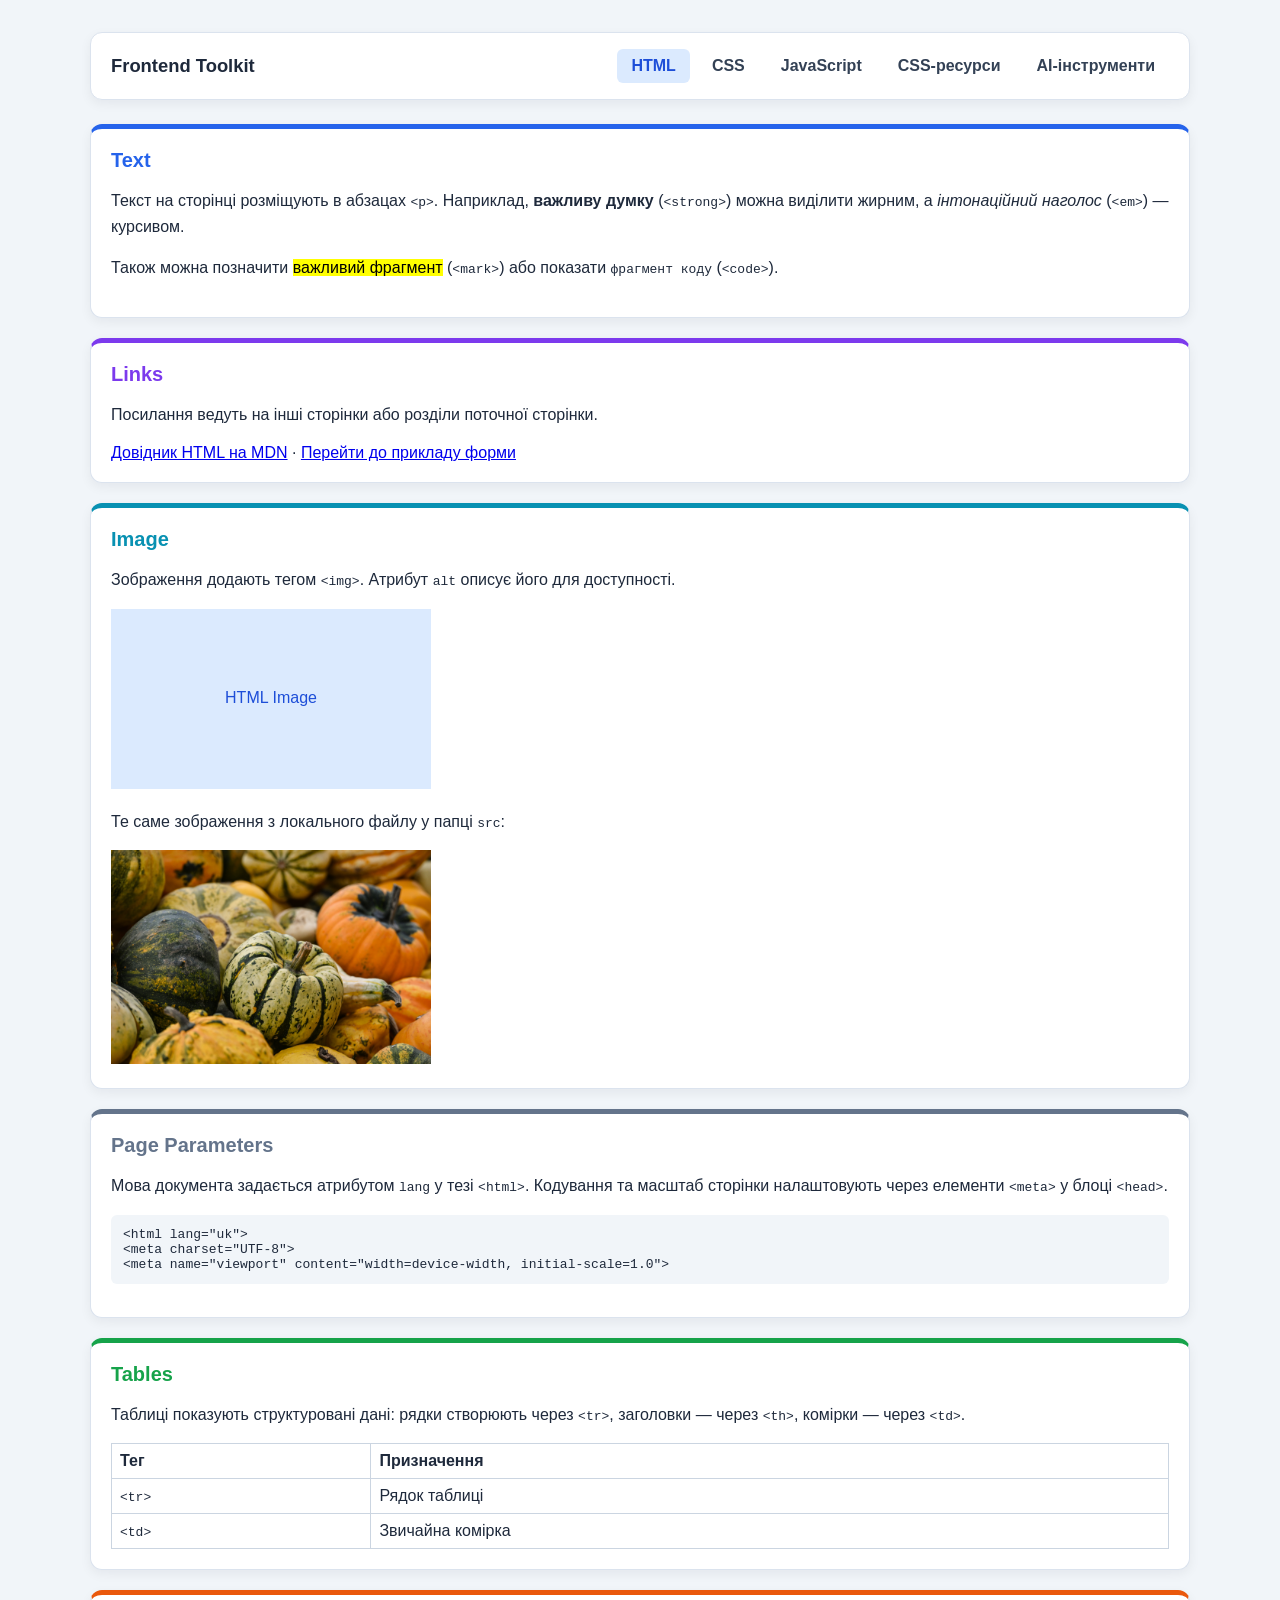
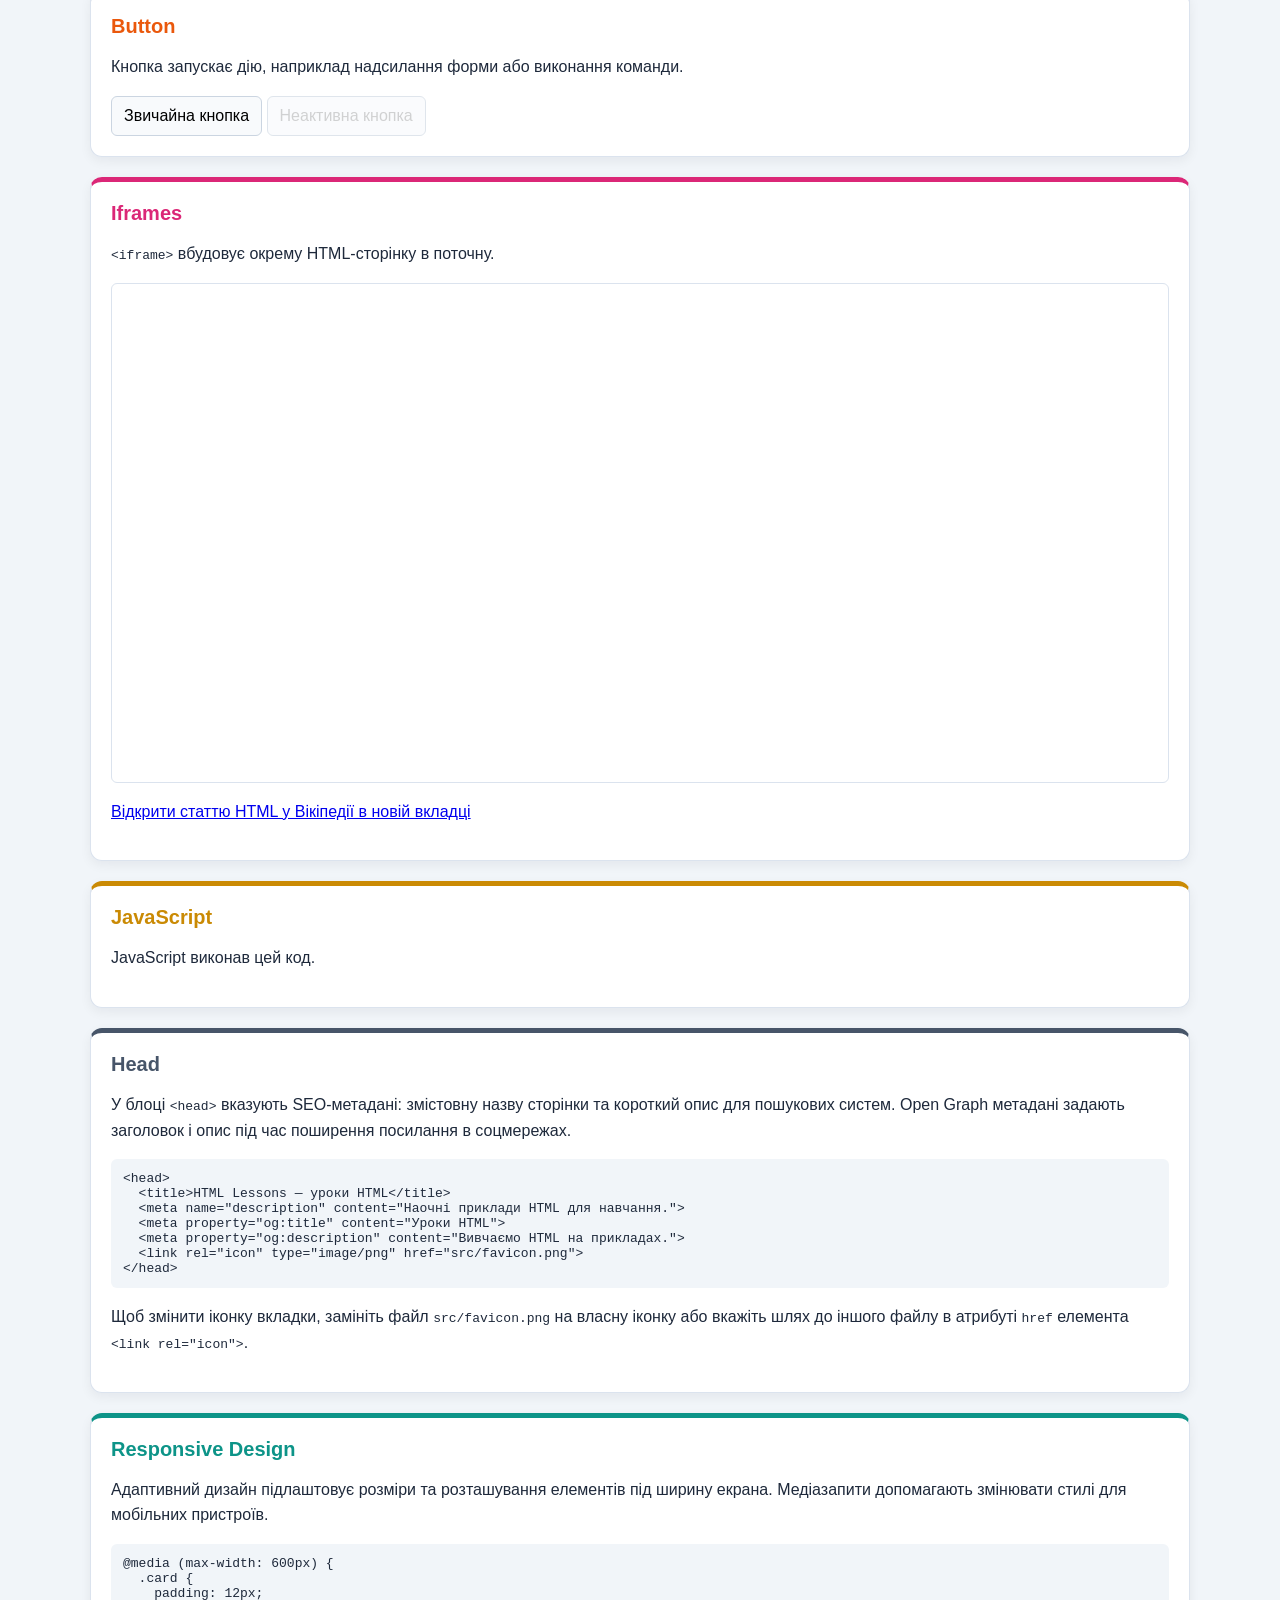
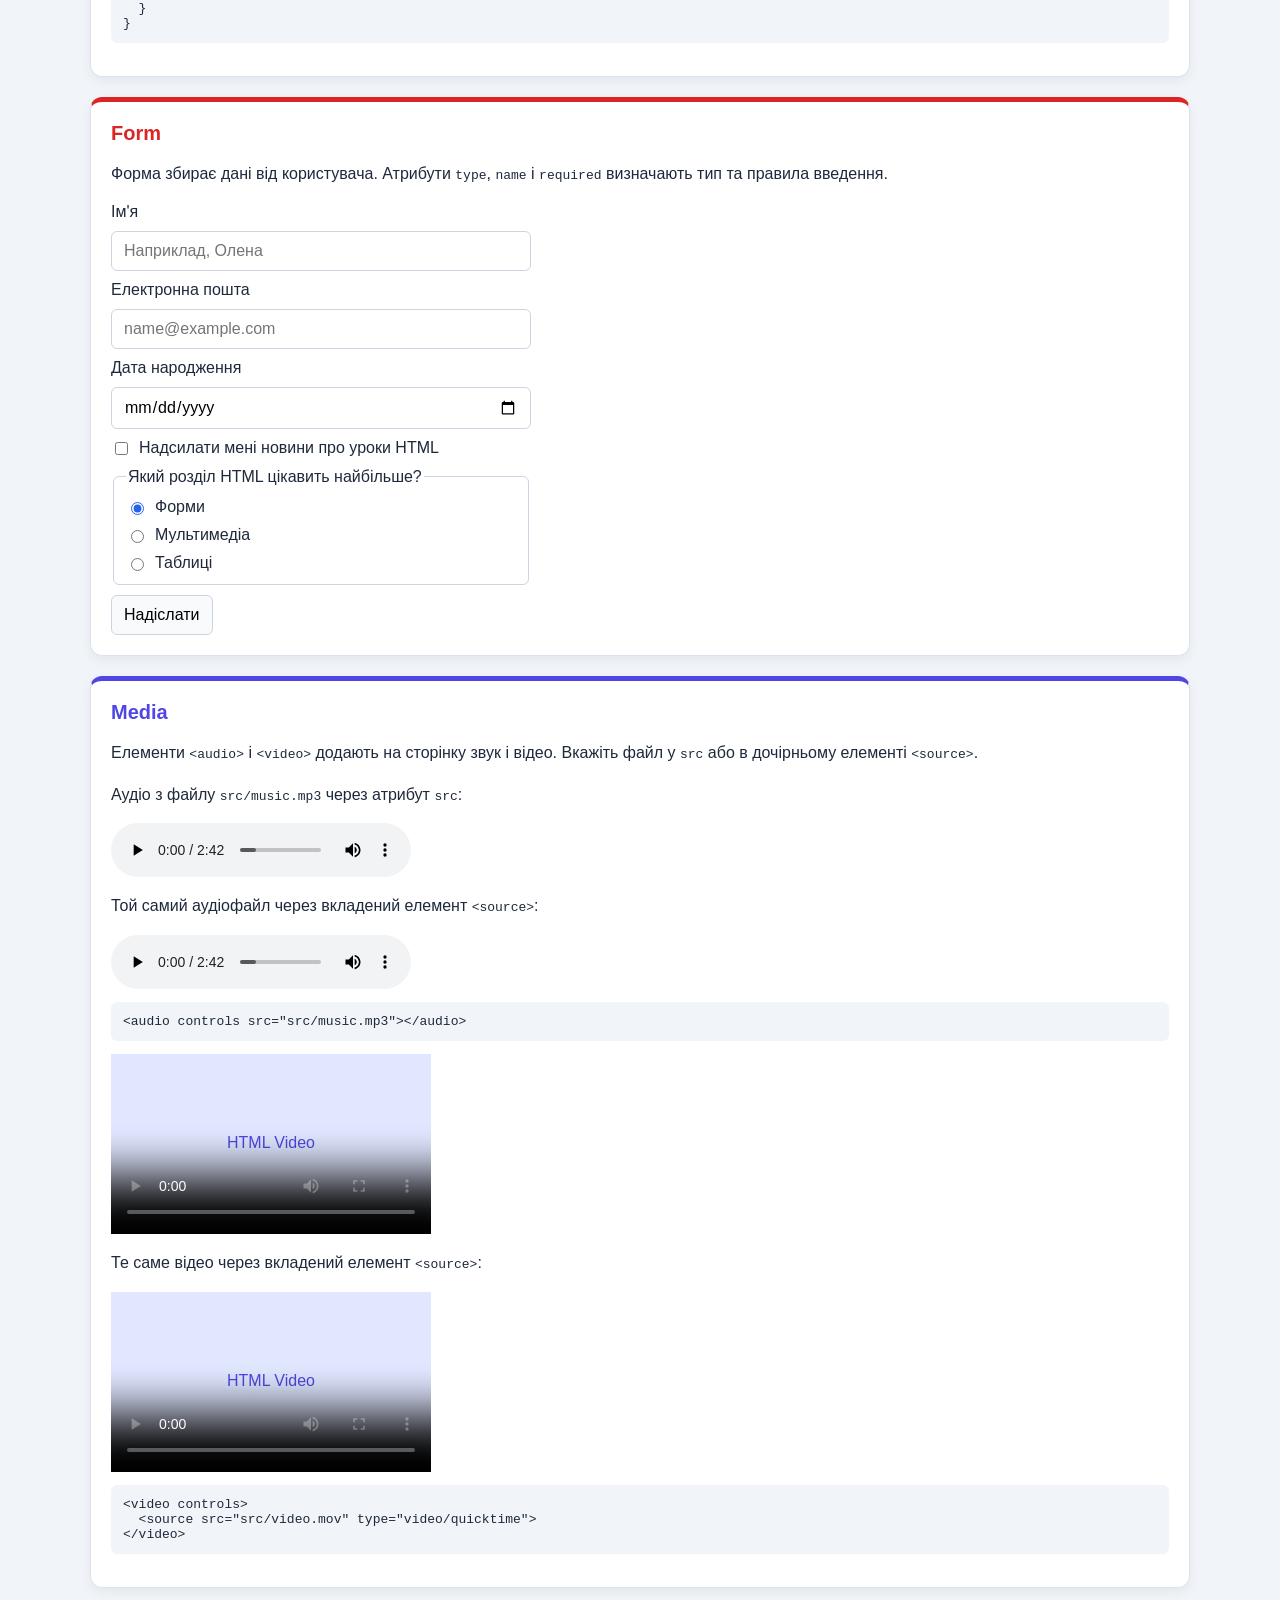
<file: index.html>
<!doctype html>
<html lang="uk">
  <head>
    <meta charset="UTF-8" />
    <meta name="viewport" content="width=device-width, initial-scale=1.0" />
    <title>HTML Lessons — Інтерактивні уроки HTML</title>
    <meta
      name="description"
      content="Навчальні приклади HTML: текст, посилання, зображення, таблиці, форми та мультимедіа."
    />
    <meta property="og:title" content="HTML Lessons — уроки HTML" />
    <meta
      property="og:description"
      content="Наочні приклади HTML-елементів для навчання."
    />
    <meta property="og:type" content="website" />
    <link rel="icon" type="image/png" href="src/favicon.png" />
    <link rel="stylesheet" href="base.css" />
    <link rel="stylesheet" href="html.css" />
  </head>
  <body>
    <div class="container">
      <header class="site-header">
        <a class="site-brand" href="index.html">Frontend Toolkit</a>
        <nav class="site-nav" aria-label="Головна навігація">
          <a href="index.html" aria-current="page">HTML</a>
          <a href="css.html">CSS</a>
          <a href="js.html">JavaScript</a>
          <a href="resources.html">CSS-ресурси</a>
          <a href="ai-tools.html">AI-інструменти</a>
        </nav>
      </header>
      <main class="lessons">
        <div class="lesson-text">
          <h2>Text</h2>
          <p>
            Текст на сторінці розміщують в абзацах
            <code>&lt;p&gt;</code>. Наприклад,
            <strong>важливу думку</strong> (<code>&lt;strong&gt;</code>) можна
            виділити жирним, а
            <em>інтонаційний наголос</em> (<code>&lt;em&gt;</code>) — курсивом.
          </p>
          <p>
            Також можна позначити <mark>важливий фрагмент</mark>
            (<code>&lt;mark&gt;</code>) або показати
            <code>фрагмент коду</code> (<code>&lt;code&gt;</code>).
          </p>
        </div>
        <div class="lesson-links">
          <h2>Links</h2>
          <p>
            Посилання ведуть на інші сторінки або розділи поточної сторінки.
          </p>
          <a
            href="https://developer.mozilla.org/uk/docs/Web/HTML"
            target="_blank"
            rel="noopener noreferrer"
            >Довідник HTML на MDN</a
          >
          <span> · </span>
          <a href="#lesson-form">Перейти до прикладу форми</a>
        </div>
        <div class="lesson-image">
          <h2>Image</h2>
          <p>
            Зображення додають тегом <code>&lt;img&gt;</code>. Атрибут
            <code>alt</code> описує його для доступності.
          </p>
          <img
            src="data:image/svg+xml,%3Csvg xmlns='http://www.w3.org/2000/svg' viewBox='0 0 640 360'%3E%3Crect width='640' height='360' fill='%23dbeafe'/%3E%3Ctext x='50%25' y='50%25' dominant-baseline='middle' text-anchor='middle' font-family='Arial' font-size='32' fill='%231d4ed8'%3EHTML Image%3C/text%3E%3C/svg%3E"
            alt="Приклад-заглушка з написом HTML Image"
            width="320"
            height="180"
          />
          <p>Те саме зображення з локального файлу у папці <code>src</code>:</p>
          <img
            src="src/image.jpg"
            alt="Навчальне зображення з файлу src/image.jpg"
            width="320"
          />
        </div>
        <div class="lesson-page-parametr">
          <h2>Page Parameters</h2>
          <p>
            Мова документа задається атрибутом <code>lang</code> у тезі
            <code>&lt;html&gt;</code>. Кодування та масштаб сторінки
            налаштовують через елементи <code>&lt;meta&gt;</code> у блоці
            <code>&lt;head&gt;</code>.
          </p>
          <pre><code>&lt;html lang="uk"&gt;
&lt;meta charset="UTF-8"&gt;
&lt;meta name="viewport" content="width=device-width, initial-scale=1.0"&gt;</code></pre>
        </div>
        <div class="lesson-tables">
          <h2>Tables</h2>
          <p>
            Таблиці показують структуровані дані: рядки створюють через
            <code>&lt;tr&gt;</code>, заголовки — через <code>&lt;th&gt;</code>,
            комірки — через <code>&lt;td&gt;</code>.
          </p>
          <table>
            <thead>
              <tr>
                <th scope="col">Тег</th>
                <th scope="col">Призначення</th>
              </tr>
            </thead>
            <tbody>
              <tr>
                <td><code>&lt;tr&gt;</code></td>
                <td>Рядок таблиці</td>
              </tr>
              <tr>
                <td><code>&lt;td&gt;</code></td>
                <td>Звичайна комірка</td>
              </tr>
            </tbody>
          </table>
        </div>
        <div class="lesson-button">
          <h2>Button</h2>
          <p>
            Кнопка запускає дію, наприклад надсилання форми або виконання
            команди.
          </p>
          <!-- Змініть type на "submit" для надсилання форми або на "reset", щоб очистити її; disabled вимикає кнопку. -->
          <button type="button">Звичайна кнопка</button>
          <button type="button" disabled>Неактивна кнопка</button>
        </div>
        <div class="lesson-iframes">
          <h2>Iframes</h2>
          <p>
            <code>&lt;iframe&gt;</code> вбудовує окрему HTML-сторінку в поточну.
          </p>
          <iframe
            title="Стаття HTML у Вікіпедії"
            src="https://uk.wikipedia.org/wiki/HTML"
            height="500"
            loading="lazy"
          ></iframe>
          <p>
            <a
              href="https://uk.wikipedia.org/wiki/HTML"
              target="_blank"
              rel="noopener noreferrer"
            >
              Відкрити статтю HTML у Вікіпедії в новій вкладці
            </a>
          </p>
        </div>
        <div class="lesson-js">
          <h2>JavaScript</h2>
          <script>
            document.currentScript.insertAdjacentHTML(
              "afterend",
              "<p>JavaScript виконав цей код.</p>",
            );
          </script>
        </div>
        <div class="lesson-head">
          <h2>Head</h2>
          <p>
            У блоці <code>&lt;head&gt;</code> вказують SEO-метадані: змістовну
            назву сторінки та короткий опис для пошукових систем. Open Graph
            метадані задають заголовок і опис під час поширення посилання в
            соцмережах.
          </p>
          <pre><code>&lt;head&gt;
  &lt;title&gt;HTML Lessons — уроки HTML&lt;/title&gt;
  &lt;meta name="description" content="Наочні приклади HTML для навчання."&gt;
  &lt;meta property="og:title" content="Уроки HTML"&gt;
  &lt;meta property="og:description" content="Вивчаємо HTML на прикладах."&gt;
  &lt;link rel="icon" type="image/png" href="src/favicon.png"&gt;
&lt;/head&gt;</code></pre>
          <p>
            Щоб змінити іконку вкладки, замініть файл
            <code>src/favicon.png</code> на власну іконку або вкажіть шлях до
            іншого файлу в атрибуті <code>href</code> елемента
            <code>&lt;link rel="icon"&gt;</code>.
          </p>
        </div>
        <div class="lesson-responsive">
          <h2>Responsive Design</h2>
          <p>
            Адаптивний дизайн підлаштовує розміри та розташування елементів під
            ширину екрана. Медіазапити допомагають змінювати стилі для мобільних
            пристроїв.
          </p>
          <pre><code>@media (max-width: 600px) {
  .card {
    padding: 12px;
  }
}</code></pre>
        </div>
        <div class="lesson-form" id="lesson-form">
          <h2>Form</h2>
          <p>
            Форма збирає дані від користувача. Атрибути <code>type</code>,
            <code>name</code> і <code>required</code> визначають тип та правила
            введення.
          </p>
          <form>
            <label for="student-name">Ім'я</label>
            <!-- Змініть type="text" на type="password", щоб приховувати введення; також можна використати email, number, date, checkbox або radio. -->
            <input
              id="student-name"
              type="text"
              name="name"
              placeholder="Наприклад, Олена"
              required
            />
            <label for="student-email">Електронна пошта</label>
            <!-- Інші корисні атрибути input: minlength, maxlength, min, max, pattern і autocomplete. -->
            <input
              id="student-email"
              type="email"
              name="email"
              placeholder="name@example.com"
              required
            />
            <label for="student-birthday">Дата народження</label>
            <input id="student-birthday" type="date" name="birthday" />
            <label class="choice-label" for="html-updates">
              <input id="html-updates" type="checkbox" name="updates" />
              Надсилати мені новини про уроки HTML
            </label>
            <fieldset>
              <legend>Який розділ HTML цікавить найбільше?</legend>
              <label class="choice-label" for="topic-forms">
                <input
                  id="topic-forms"
                  type="radio"
                  name="favorite-topic"
                  value="forms"
                  checked
                />
                Форми
              </label>
              <label class="choice-label" for="topic-media">
                <input
                  id="topic-media"
                  type="radio"
                  name="favorite-topic"
                  value="media"
                />
                Мультимедіа
              </label>
              <label class="choice-label" for="topic-tables">
                <input
                  id="topic-tables"
                  type="radio"
                  name="favorite-topic"
                  value="tables"
                />
                Таблиці
              </label>
            </fieldset>
            <button type="submit">Надіслати</button>
          </form>
        </div>
        <div class="lesson-media">
          <h2>Media</h2>
          <p>
            Елементи <code>&lt;audio&gt;</code> і
            <code>&lt;video&gt;</code> додають на сторінку звук і відео. Вкажіть
            файл у <code>src</code> або в дочірньому елементі
            <code>&lt;source&gt;</code>.
          </p>
          <p>
            Аудіо з файлу <code>src/music.mp3</code> через атрибут
            <code>src</code>:
          </p>
          <audio controls src="src/music.mp3"></audio>
          <p>
            Той самий аудіофайл через вкладений елемент
            <code>&lt;source&gt;</code>:
          </p>
          <audio controls>
            <source src="src/music.mp3" type="audio/mpeg" />
            Ваш браузер не підтримує відтворення аудіо.
          </audio>
          <pre><code>&lt;audio controls src="src/music.mp3"&gt;&lt;/audio&gt;</code></pre>
          <video
            controls
            width="320"
            height="180"
            src="src/video.mov"
            poster="data:image/svg+xml,%3Csvg xmlns='http://www.w3.org/2000/svg' viewBox='0 0 640 360'%3E%3Crect width='640' height='360' fill='%23e0e7ff'/%3E%3Ctext x='50%25' y='50%25' dominant-baseline='middle' text-anchor='middle' font-family='Arial' font-size='32' fill='%234f46e5'%3EHTML Video%3C/text%3E%3C/svg%3E"
          >
            Ваш браузер не підтримує відтворення відео.
          </video>
          <p>
            Те саме відео через вкладений елемент <code>&lt;source&gt;</code>:
          </p>
          <video
            controls
            width="320"
            height="180"
            poster="data:image/svg+xml,%3Csvg xmlns='http://www.w3.org/2000/svg' viewBox='0 0 640 360'%3E%3Crect width='640' height='360' fill='%23e0e7ff'/%3E%3Ctext x='50%25' y='50%25' dominant-baseline='middle' text-anchor='middle' font-family='Arial' font-size='32' fill='%234f46e5'%3EHTML Video%3C/text%3E%3C/svg%3E"
          >
            <source src="src/video.mov" type="video/quicktime" />
            Ваш браузер не підтримує відтворення відео.
          </video>
          <pre><code>&lt;video controls&gt;
  &lt;source src="src/video.mov" type="video/quicktime"&gt;
&lt;/video&gt;</code></pre>
        </main>
      </div>
    </div>
  </body>
</html>
</file>
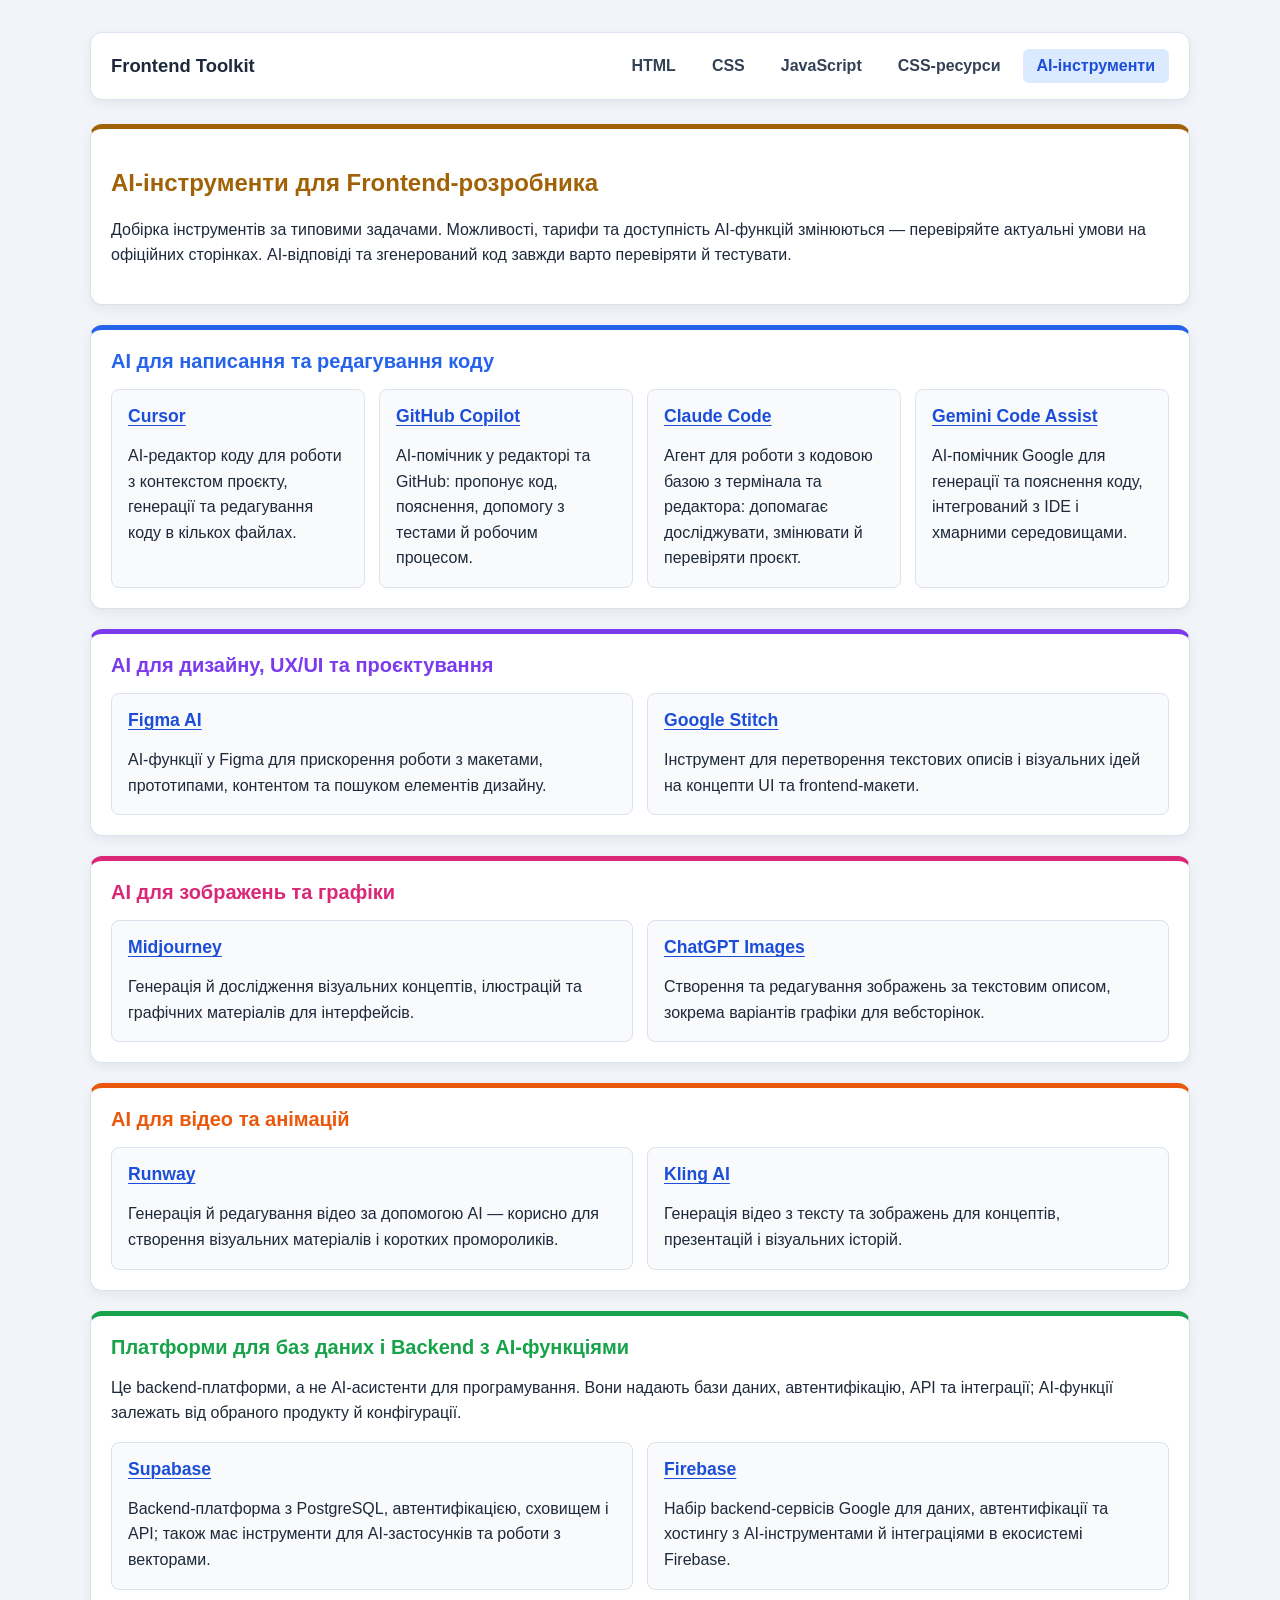
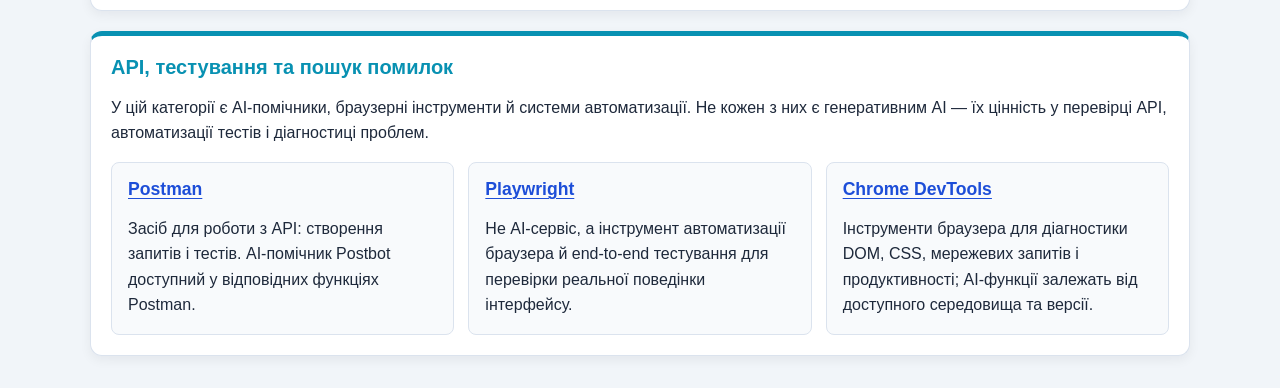
<file: ai-tools.html>
<!doctype html>
<html lang="uk">
  <head>
    <meta charset="UTF-8" />
    <meta name="viewport" content="width=device-width, initial-scale=1.0" />
    <title>AI для Frontend — добірка інструментів</title>
    <meta
      name="description"
      content="Добірка AI-інструментів і платформ для frontend: код, дизайн, графіка, відео, backend, API та тестування."
    />
    <meta property="og:title" content="AI-інструменти для Frontend" />
    <meta
      property="og:description"
      content="Оберіть AI-інструменти під конкретні задачі frontend-розробки."
    />
    <meta property="og:type" content="website" />
    <link rel="icon" type="image/png" href="src/favicon.png" />
    <link rel="stylesheet" href="base.css" />
    <link rel="stylesheet" href="ai-tools.css" />
  </head>
  <body>
    <div class="container">
      <header class="site-header">
        <a class="site-brand" href="index.html">Frontend Toolkit</a>
        <nav class="site-nav" aria-label="Головна навігація">
          <a href="index.html">HTML</a>
          <a href="css.html">CSS</a>
          <a href="js.html">JavaScript</a>
          <a href="resources.html">CSS-ресурси</a>
          <a href="ai-tools.html" aria-current="page">AI-інструменти</a>
        </nav>
      </header>

      <main class="lessons ai-tool-lessons">
        <section class="lesson-ai-intro">
          <h1>AI-інструменти для Frontend-розробника</h1>
          <p>
            Добірка інструментів за типовими задачами. Можливості, тарифи та
            доступність AI-функцій змінюються — перевіряйте актуальні умови на
            офіційних сторінках. AI-відповіді та згенерований код завжди варто
            перевіряти й тестувати.
          </p>
        </section>

        <section class="lesson-ai-code">
          <h2>AI для написання та редагування коду</h2>
          <div class="ai-tool-grid">
            <article class="ai-tool-card">
              <h3><a href="https://cursor.com/" target="_blank" rel="noopener noreferrer">Cursor</a></h3>
              <p>
                AI-редактор коду для роботи з контекстом проєкту, генерації та
                редагування коду в кількох файлах.
              </p>
            </article>
            <article class="ai-tool-card">
              <h3><a href="https://github.com/features/copilot" target="_blank" rel="noopener noreferrer">GitHub Copilot</a></h3>
              <p>
                AI-помічник у редакторі та GitHub: пропонує код, пояснення,
                допомогу з тестами й робочим процесом.
              </p>
            </article>
            <article class="ai-tool-card">
              <h3><a href="https://www.anthropic.com/claude-code" target="_blank" rel="noopener noreferrer">Claude Code</a></h3>
              <p>
                Агент для роботи з кодовою базою з термінала та редактора:
                допомагає досліджувати, змінювати й перевіряти проєкт.
              </p>
            </article>
            <article class="ai-tool-card">
              <h3><a href="https://codeassist.google/" target="_blank" rel="noopener noreferrer">Gemini Code Assist</a></h3>
              <p>
                AI-помічник Google для генерації та пояснення коду, інтегрований
                з IDE і хмарними середовищами.
              </p>
            </article>
          </div>
        </section>

        <section class="lesson-ai-design">
          <h2>AI для дизайну, UX/UI та проєктування</h2>
          <div class="ai-tool-grid">
            <article class="ai-tool-card">
              <h3><a href="https://www.figma.com/ai/" target="_blank" rel="noopener noreferrer">Figma AI</a></h3>
              <p>
                AI-функції у Figma для прискорення роботи з макетами,
                прототипами, контентом та пошуком елементів дизайну.
              </p>
            </article>
            <article class="ai-tool-card">
              <h3><a href="https://stitch.withgoogle.com/" target="_blank" rel="noopener noreferrer">Google Stitch</a></h3>
              <p>
                Інструмент для перетворення текстових описів і візуальних ідей
                на концепти UI та frontend-макети.
              </p>
            </article>
          </div>
        </section>

        <section class="lesson-ai-images">
          <h2>AI для зображень та графіки</h2>
          <div class="ai-tool-grid">
            <article class="ai-tool-card">
              <h3><a href="https://www.midjourney.com/" target="_blank" rel="noopener noreferrer">Midjourney</a></h3>
              <p>
                Генерація й дослідження візуальних концептів, ілюстрацій та
                графічних матеріалів для інтерфейсів.
              </p>
            </article>
            <article class="ai-tool-card">
              <h3><a href="https://openai.com/index/introducing-4o-image-generation/" target="_blank" rel="noopener noreferrer">ChatGPT Images</a></h3>
              <p>
                Створення та редагування зображень за текстовим описом,
                зокрема варіантів графіки для вебсторінок.
              </p>
            </article>
          </div>
        </section>

        <section class="lesson-ai-video">
          <h2>AI для відео та анімацій</h2>
          <div class="ai-tool-grid">
            <article class="ai-tool-card">
              <h3><a href="https://runwayml.com/" target="_blank" rel="noopener noreferrer">Runway</a></h3>
              <p>
                Генерація й редагування відео за допомогою AI — корисно для
                створення візуальних матеріалів і коротких промороликів.
              </p>
            </article>
            <article class="ai-tool-card">
              <h3><a href="https://klingai.com/" target="_blank" rel="noopener noreferrer">Kling AI</a></h3>
              <p>
                Генерація відео з тексту та зображень для концептів,
                презентацій і візуальних історій.
              </p>
            </article>
          </div>
        </section>

        <section class="lesson-ai-backend">
          <h2>Платформи для баз даних і Backend з AI-функціями</h2>
          <p>
            Це backend-платформи, а не AI-асистенти для програмування. Вони
            надають бази даних, автентифікацію, API та інтеграції; AI-функції
            залежать від обраного продукту й конфігурації.
          </p>
          <div class="ai-tool-grid">
            <article class="ai-tool-card">
              <h3><a href="https://supabase.com/" target="_blank" rel="noopener noreferrer">Supabase</a></h3>
              <p>
                Backend-платформа з PostgreSQL, автентифікацією, сховищем і
                API; також має інструменти для AI-застосунків та роботи з
                векторами.
              </p>
            </article>
            <article class="ai-tool-card">
              <h3><a href="https://firebase.google.com/" target="_blank" rel="noopener noreferrer">Firebase</a></h3>
              <p>
                Набір backend-сервісів Google для даних, автентифікації та
                хостингу з AI-інструментами й інтеграціями в екосистемі
                Firebase.
              </p>
            </article>
          </div>
        </section>

        <section class="lesson-ai-api">
          <h2>API, тестування та пошук помилок</h2>
          <p>
            У цій категорії є AI-помічники, браузерні інструменти й системи
            автоматизації. Не кожен з них є генеративним AI — їх цінність у
            перевірці API, автоматизації тестів і діагностиці проблем.
          </p>
          <div class="ai-tool-grid">
            <article class="ai-tool-card">
              <h3><a href="https://www.postman.com/product/ai/" target="_blank" rel="noopener noreferrer">Postman</a></h3>
              <p>
                Засіб для роботи з API: створення запитів і тестів. AI-помічник
                Postbot доступний у відповідних функціях Postman.
              </p>
            </article>
            <article class="ai-tool-card">
              <h3><a href="https://playwright.dev/" target="_blank" rel="noopener noreferrer">Playwright</a></h3>
              <p>
                Не AI-сервіс, а інструмент автоматизації браузера й end-to-end
                тестування для перевірки реальної поведінки інтерфейсу.
              </p>
            </article>
            <article class="ai-tool-card">
              <h3><a href="https://developer.chrome.com/docs/devtools/" target="_blank" rel="noopener noreferrer">Chrome DevTools</a></h3>
              <p>
                Інструменти браузера для діагностики DOM, CSS, мережевих
                запитів і продуктивності; AI-функції залежать від доступного
                середовища та версії.
              </p>
            </article>
          </div>
        </section>
      </main>
    </div>
  </body>
</html>
</file>
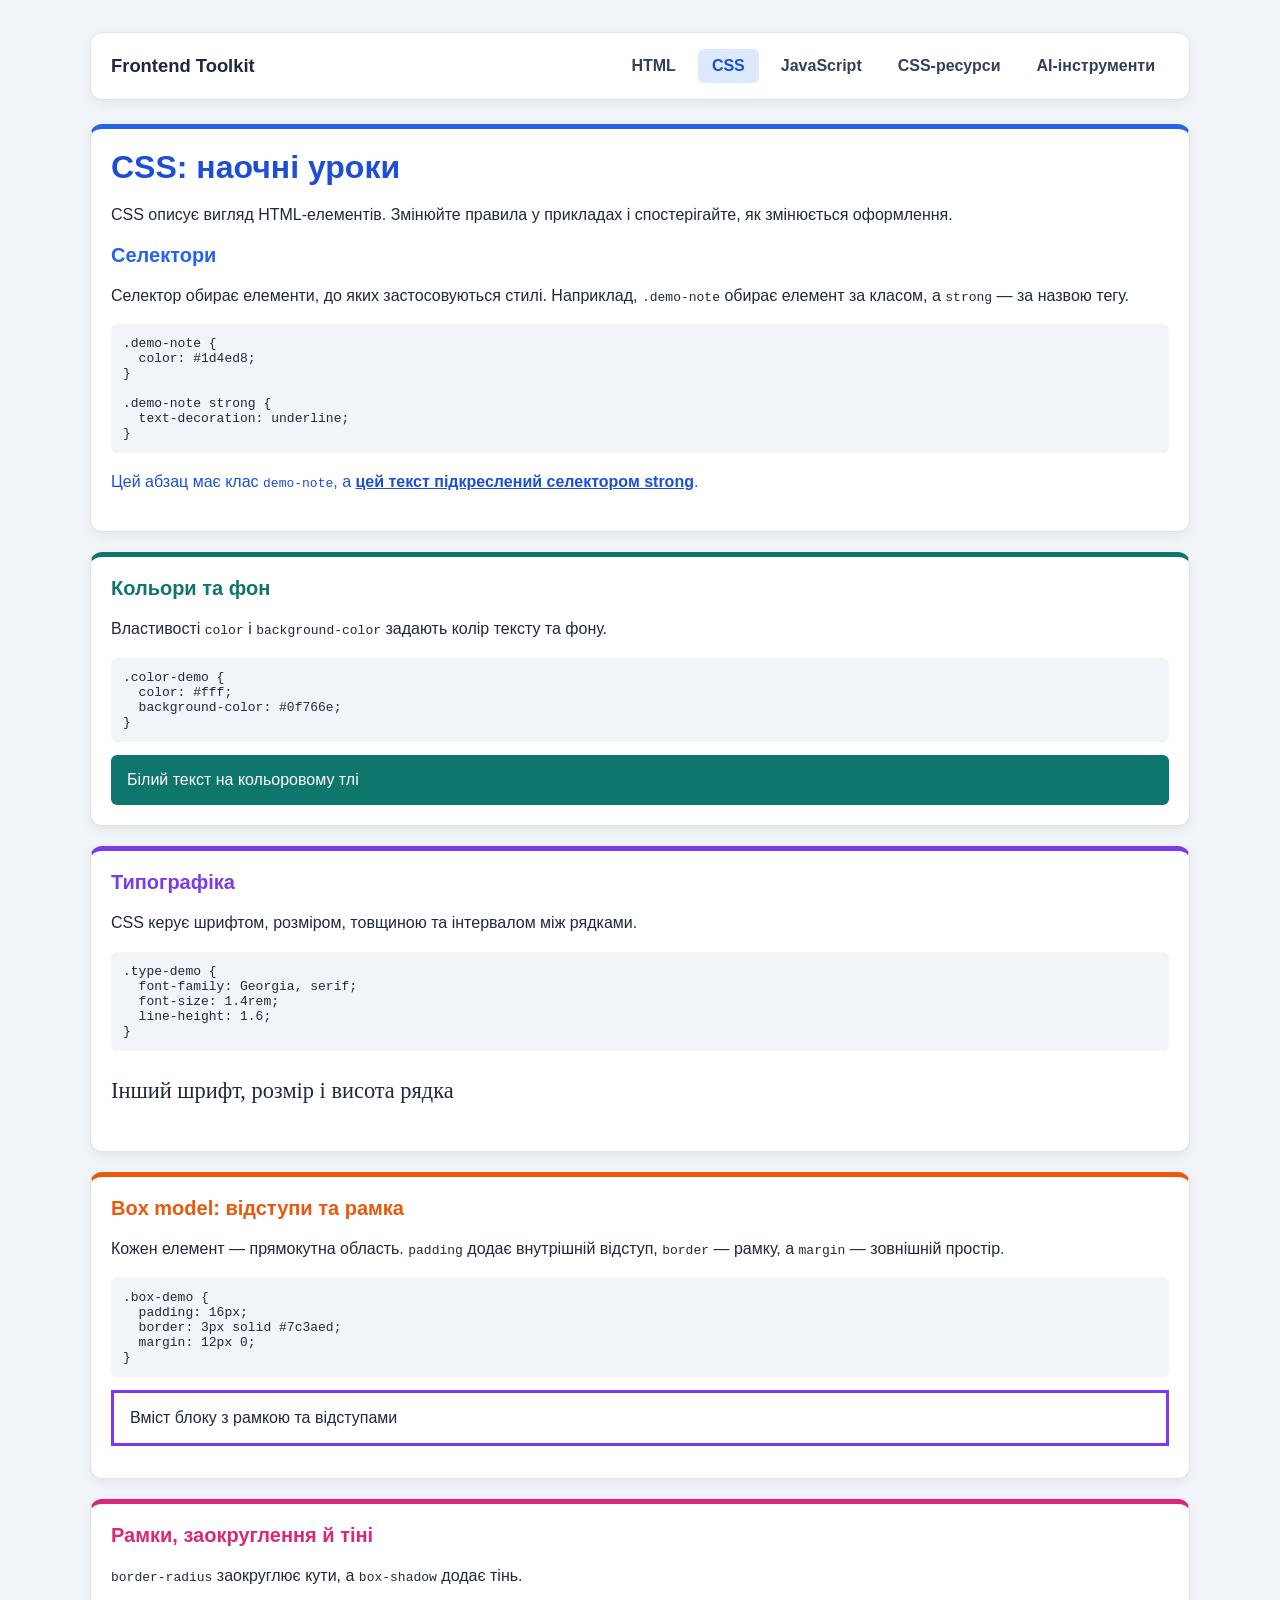
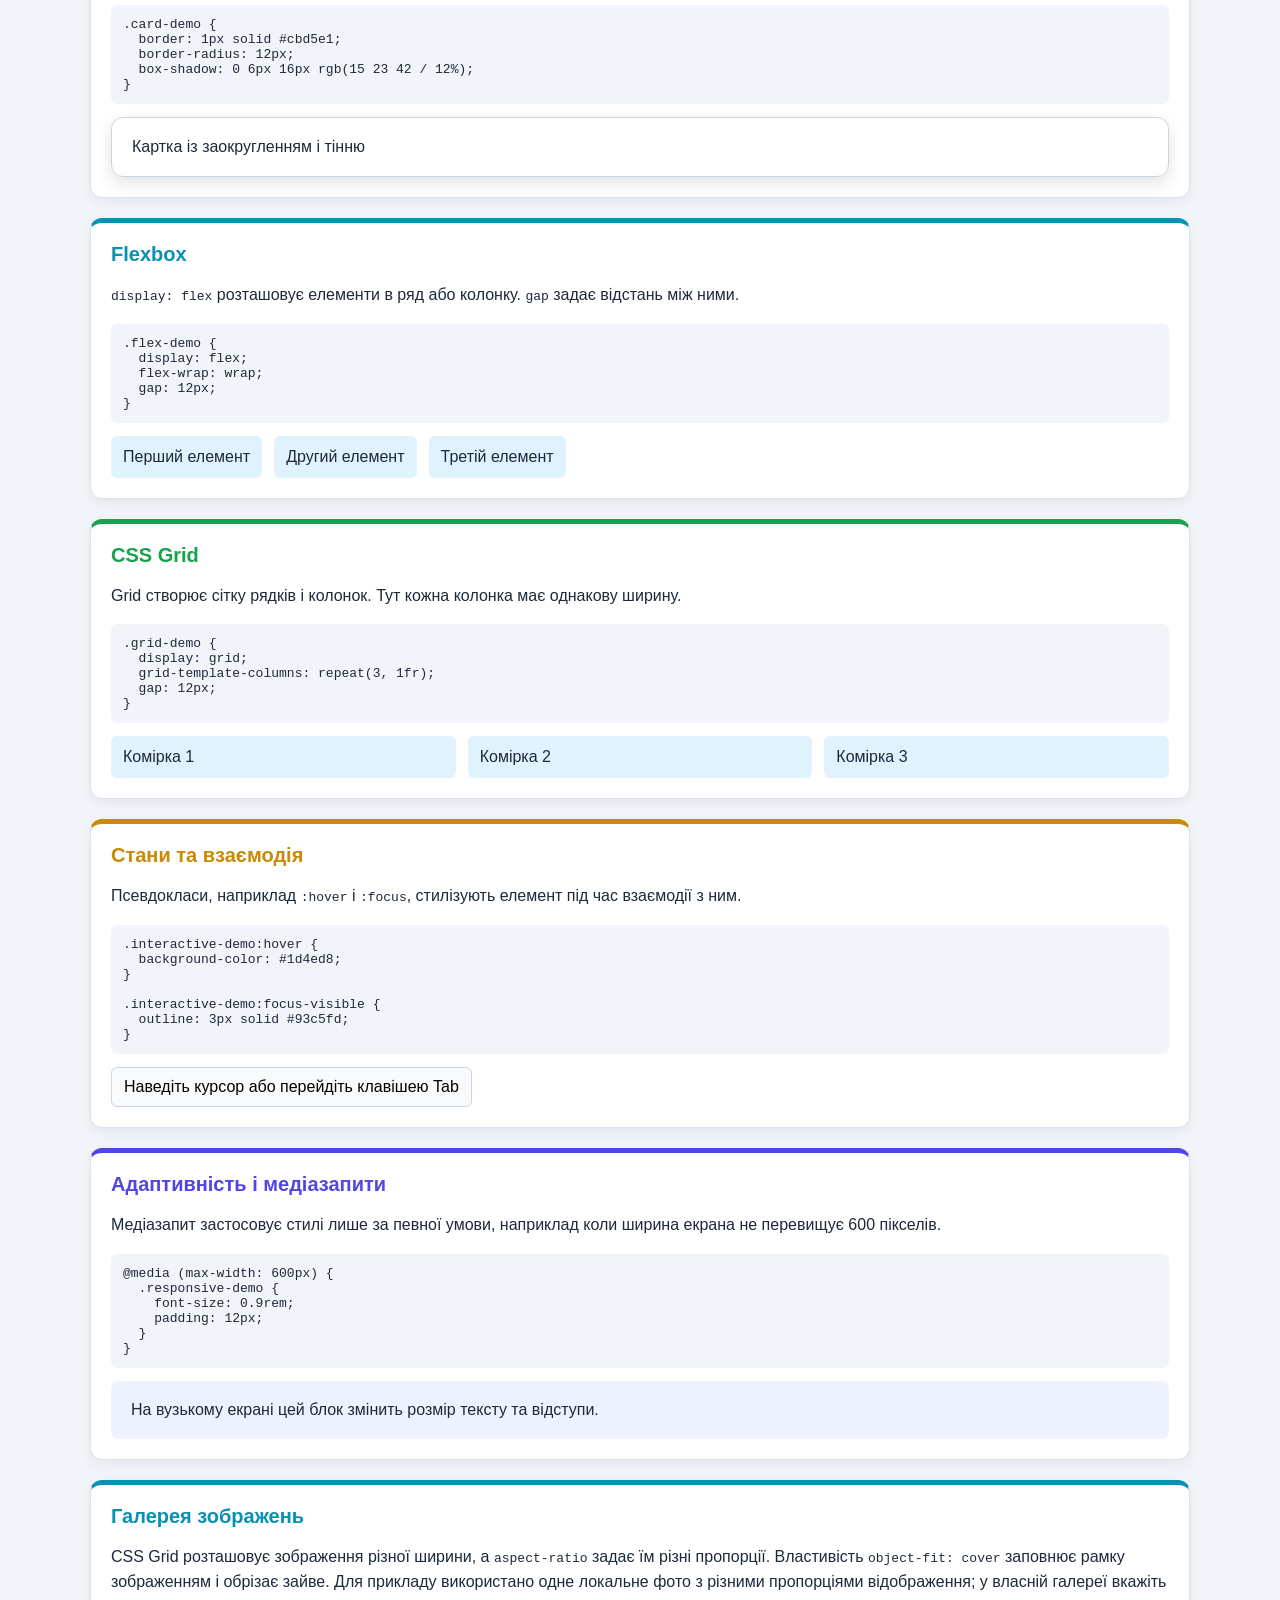
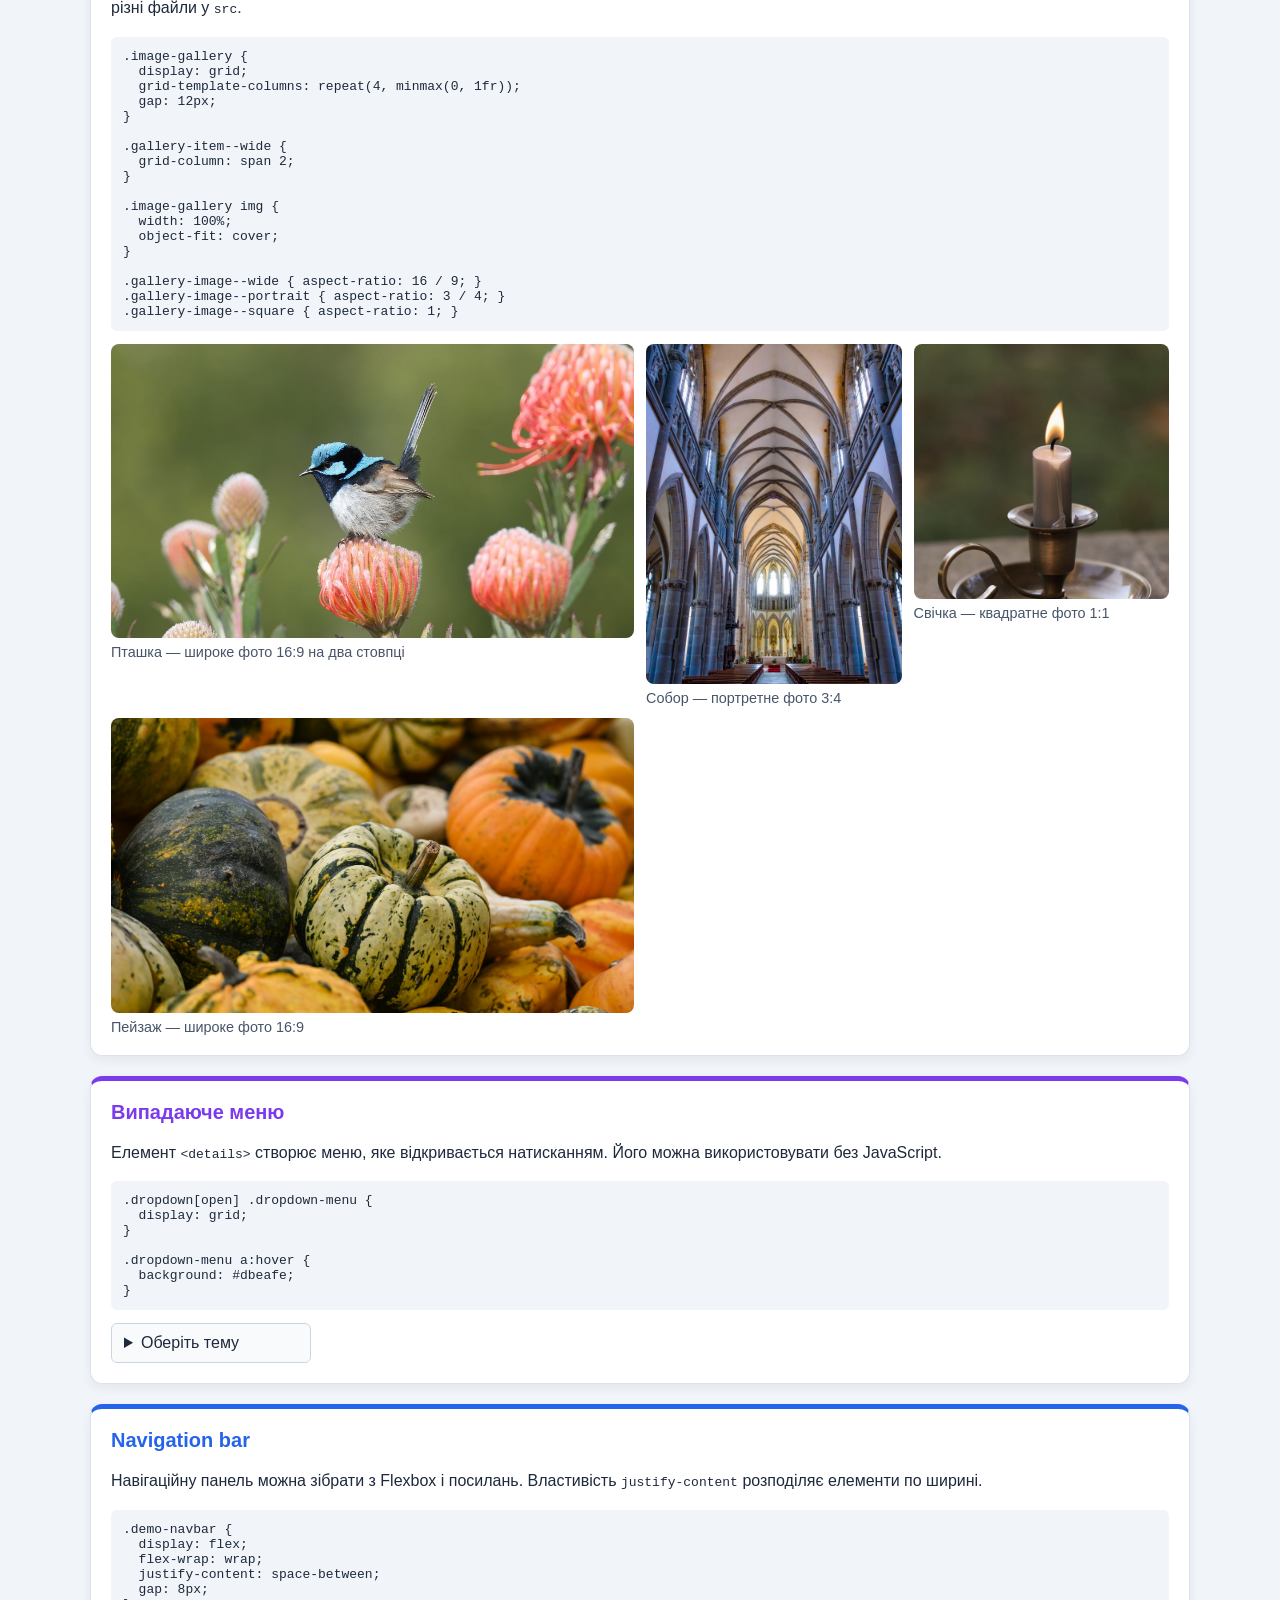
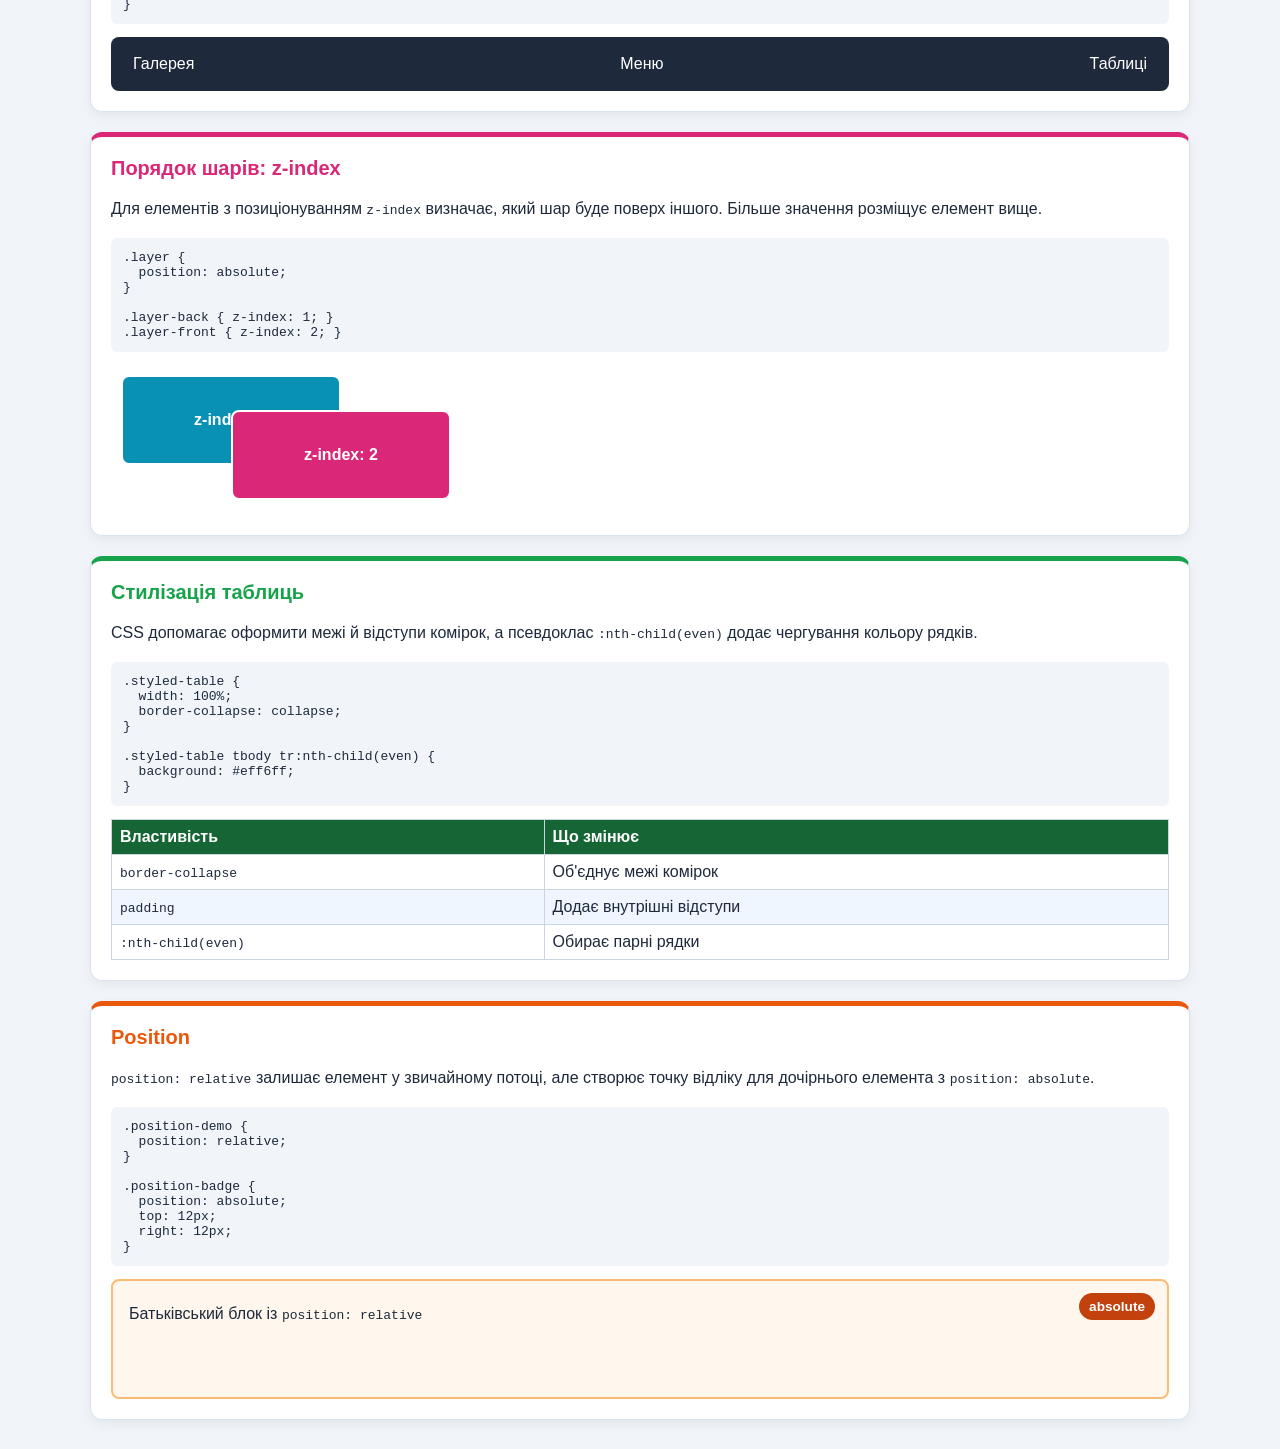
<file: css.html>
<!doctype html>
<html lang="uk">
  <head>
    <meta charset="UTF-8" />
    <meta name="viewport" content="width=device-width, initial-scale=1.0" />
    <title>CSS Lessons — Наочні уроки CSS</title>
    <meta
      name="description"
      content="Наочні приклади CSS: селектори, кольори, типографіка, box model, flexbox, grid та адаптивність."
    />
    <meta property="og:title" content="CSS Lessons — уроки CSS" />
    <meta
      property="og:description"
      content="Вивчайте стилі CSS на наочних прикладах."
    />
    <meta property="og:type" content="website" />
    <link rel="icon" type="image/png" href="src/favicon.png" />
    <link rel="stylesheet" href="base.css" />
    <link rel="stylesheet" href="css.css" />
  </head>
  <body>
    <div class="container">
      <header class="site-header">
        <a class="site-brand" href="index.html">Frontend Toolkit</a>
        <nav class="site-nav" aria-label="Головна навігація">
          <a href="index.html">HTML</a>
          <a href="css.html" aria-current="page">CSS</a>
          <a href="js.html">JavaScript</a>
          <a href="resources.html">CSS-ресурси</a>
          <a href="ai-tools.html">AI-інструменти</a>
        </nav>
      </header>
      <main class="lessons css-lessons">
        <section class="lesson-css-selectors">
          <h1>CSS: наочні уроки</h1>
          <p>
            CSS описує вигляд HTML-елементів. Змінюйте правила у прикладах і
            спостерігайте, як змінюється оформлення.
          </p>
          <h2>Селектори</h2>
          <p>
            Селектор обирає елементи, до яких застосовуються стилі. Наприклад,
            <code>.demo-note</code> обирає елемент за класом, а
            <code>strong</code> — за назвою тегу.
          </p>
          <pre><code>.demo-note {
  color: #1d4ed8;
}

.demo-note strong {
  text-decoration: underline;
}</code></pre>
          <p class="demo-note">
            Цей абзац має клас <code>demo-note</code>, а
            <strong>цей текст підкреслений селектором strong</strong>.
          </p>
        </section>

        <section class="lesson-css-colors">
          <h2>Кольори та фон</h2>
          <p>
            Властивості <code>color</code> і <code>background-color</code>
            задають колір тексту та фону.
          </p>
          <pre><code>.color-demo {
  color: #fff;
  background-color: #0f766e;
}</code></pre>
          <div class="color-demo">Білий текст на кольоровому тлі</div>
        </section>

        <section class="lesson-css-typography">
          <h2>Типографіка</h2>
          <p>
            CSS керує шрифтом, розміром, товщиною та інтервалом між рядками.
          </p>
          <pre><code>.type-demo {
  font-family: Georgia, serif;
  font-size: 1.4rem;
  line-height: 1.6;
}</code></pre>
          <p class="type-demo">Інший шрифт, розмір і висота рядка</p>
        </section>

        <section class="lesson-css-box-model">
          <h2>Box model: відступи та рамка</h2>
          <p>
            Кожен елемент — прямокутна область. <code>padding</code> додає
            внутрішній відступ, <code>border</code> — рамку, а
            <code>margin</code> — зовнішній простір.
          </p>
          <pre><code>.box-demo {
  padding: 16px;
  border: 3px solid #7c3aed;
  margin: 12px 0;
}</code></pre>
          <div class="box-demo">Вміст блоку з рамкою та відступами</div>
        </section>

        <section class="lesson-css-background">
          <h2>Рамки, заокруглення й тіні</h2>
          <p>
            <code>border-radius</code> заокруглює кути, а
            <code>box-shadow</code> додає тінь.
          </p>
          <pre><code>.card-demo {
  border: 1px solid #cbd5e1;
  border-radius: 12px;
  box-shadow: 0 6px 16px rgb(15 23 42 / 12%);
}</code></pre>
          <div class="card-demo">Картка із заокругленням і тінню</div>
        </section>

        <section class="lesson-css-flex">
          <h2>Flexbox</h2>
          <p>
            <code>display: flex</code> розташовує елементи в ряд або колонку.
            <code>gap</code> задає відстань між ними.
          </p>
          <pre><code>.flex-demo {
  display: flex;
  flex-wrap: wrap;
  gap: 12px;
}</code></pre>
          <div class="flex-demo">
            <span>Перший елемент</span>
            <span>Другий елемент</span>
            <span>Третій елемент</span>
          </div>
        </section>

        <section class="lesson-css-grid">
          <h2>CSS Grid</h2>
          <p>
            Grid створює сітку рядків і колонок. Тут кожна колонка має однакову
            ширину.
          </p>
          <pre><code>.grid-demo {
  display: grid;
  grid-template-columns: repeat(3, 1fr);
  gap: 12px;
}</code></pre>
          <div class="grid-demo">
            <span>Комірка 1</span>
            <span>Комірка 2</span>
            <span>Комірка 3</span>
          </div>
        </section>

        <section class="lesson-css-interaction">
          <h2>Стани та взаємодія</h2>
          <p>
            Псевдокласи, наприклад <code>:hover</code> і <code>:focus</code>,
            стилізують елемент під час взаємодії з ним.
          </p>
          <pre><code>.interactive-demo:hover {
  background-color: #1d4ed8;
}

.interactive-demo:focus-visible {
  outline: 3px solid #93c5fd;
}</code></pre>
          <button class="interactive-demo" type="button">
            Наведіть курсор або перейдіть клавішею Tab
          </button>
        </section>

        <section class="lesson-css-responsive">
          <h2>Адаптивність і медіазапити</h2>
          <p>
            Медіазапит застосовує стилі лише за певної умови, наприклад коли
            ширина екрана не перевищує 600 пікселів.
          </p>
          <pre><code>@media (max-width: 600px) {
  .responsive-demo {
    font-size: 0.9rem;
    padding: 12px;
  }
}</code></pre>
          <div class="responsive-demo">
            На вузькому екрані цей блок змінить розмір тексту та відступи.
          </div>
        </section>

        <section class="lesson-css-gallery" id="gallery-demo">
          <h2>Галерея зображень</h2>
          <p>
            CSS Grid розташовує зображення різної ширини, а
            <code>aspect-ratio</code> задає їм різні пропорції. Властивість
            <code>object-fit: cover</code> заповнює рамку зображенням і обрізає
            зайве. Для прикладу використано одне локальне фото з різними
            пропорціями відображення; у власній галереї вкажіть різні файли у
            <code>src</code>.
          </p>
          <pre><code>.image-gallery {
  display: grid;
  grid-template-columns: repeat(4, minmax(0, 1fr));
  gap: 12px;
}

.gallery-item--wide {
  grid-column: span 2;
}

.image-gallery img {
  width: 100%;
  object-fit: cover;
}

.gallery-image--wide { aspect-ratio: 16 / 9; }
.gallery-image--portrait { aspect-ratio: 3 / 4; }
.gallery-image--square { aspect-ratio: 1; }</code></pre>
          <div class="image-gallery">
            <figure class="gallery-item gallery-item--wide">
              <img
                src="src/image2.jpg"
                class="gallery-image--wide"
                alt="Пташка на квітці у широкому форматі"
              />
              <figcaption>Пташка — широке фото 16:9 на два стовпці</figcaption>
            </figure>
            <figure class="gallery-item">
              <img
                src="src/image3.jpg"
                class="gallery-image--portrait"
                alt="Інтер'єр собору у портретному форматі"
              />
              <figcaption>Собор — портретне фото 3:4</figcaption>
            </figure>
            <figure class="gallery-item">
              <img
                src="src/image4.jpg"
                class="gallery-image--square"
                alt="Запалена свічка у квадратному форматі"
              />
              <figcaption>Свічка — квадратне фото 1:1</figcaption>
            </figure>
            <figure class="gallery-item gallery-item--wide">
              <img
                src="src/image.jpg"
                class="gallery-image--wide"
                alt="Пейзаж у широкому форматі"
              />
              <figcaption>Пейзаж — широке фото 16:9</figcaption>
            </figure>
          </div>
        </section>

        <section class="lesson-css-dropdown" id="dropdown-demo">
          <h2>Випадаюче меню</h2>
          <p>
            Елемент <code>&lt;details&gt;</code> створює меню, яке відкривається
            натисканням. Його можна використовувати без JavaScript.
          </p>
          <pre><code>.dropdown[open] .dropdown-menu {
  display: grid;
}

.dropdown-menu a:hover {
  background: #dbeafe;
}</code></pre>
          <details class="dropdown">
            <summary>Оберіть тему</summary>
            <div class="dropdown-menu">
              <a href="#gallery-demo">Галерея</a>
              <a href="#position-demo">Позиціонування</a>
              <a href="#table-demo">Таблиці</a>
            </div>
          </details>
        </section>

        <section class="lesson-css-navbar" id="navbar-demo">
          <h2>Navigation bar</h2>
          <p>
            Навігаційну панель можна зібрати з Flexbox і посилань. Властивість
            <code>justify-content</code> розподіляє елементи по ширині.
          </p>
          <pre><code>.demo-navbar {
  display: flex;
  flex-wrap: wrap;
  justify-content: space-between;
  gap: 8px;
}</code></pre>
          <nav class="demo-navbar" aria-label="Приклад навігаційної панелі">
            <a href="#gallery-demo">Галерея</a>
            <a href="#dropdown-demo">Меню</a>
            <a href="#table-demo">Таблиці</a>
          </nav>
        </section>

        <section class="lesson-css-z-index">
          <h2>Порядок шарів: z-index</h2>
          <p>
            Для елементів з позиціонуванням <code>z-index</code> визначає, який
            шар буде поверх іншого. Більше значення розміщує елемент вище.
          </p>
          <pre><code>.layer {
  position: absolute;
}

.layer-back { z-index: 1; }
.layer-front { z-index: 2; }</code></pre>
          <div class="z-index-demo" aria-label="Демонстрація перекриття шарів">
            <div class="layer layer-back">z-index: 1</div>
            <div class="layer layer-front">z-index: 2</div>
          </div>
        </section>

        <section class="lesson-css-tables" id="table-demo">
          <h2>Стилізація таблиць</h2>
          <p>
            CSS допомагає оформити межі й відступи комірок, а псевдоклас
            <code>:nth-child(even)</code> додає чергування кольору рядків.
          </p>
          <pre><code>.styled-table {
  width: 100%;
  border-collapse: collapse;
}

.styled-table tbody tr:nth-child(even) {
  background: #eff6ff;
}</code></pre>
          <table class="styled-table">
            <thead>
              <tr>
                <th scope="col">Властивість</th>
                <th scope="col">Що змінює</th>
              </tr>
            </thead>
            <tbody>
              <tr>
                <td><code>border-collapse</code></td>
                <td>Об'єднує межі комірок</td>
              </tr>
              <tr>
                <td><code>padding</code></td>
                <td>Додає внутрішні відступи</td>
              </tr>
              <tr>
                <td><code>:nth-child(even)</code></td>
                <td>Обирає парні рядки</td>
              </tr>
            </tbody>
          </table>
        </section>

        <section class="lesson-css-position" id="position-demo">
          <h2>Position</h2>
          <p>
            <code>position: relative</code> залишає елемент у звичайному потоці,
            але створює точку відліку для дочірнього елемента з
            <code>position: absolute</code>.
          </p>
          <pre><code>.position-demo {
  position: relative;
}

.position-badge {
  position: absolute;
  top: 12px;
  right: 12px;
}</code></pre>
          <div class="position-demo">
            Батьківський блок із <code>position: relative</code>
            <span class="position-badge">absolute</span>
          </div>
        </section>
      </main>
    </div>
  </body>
</html>
</file>
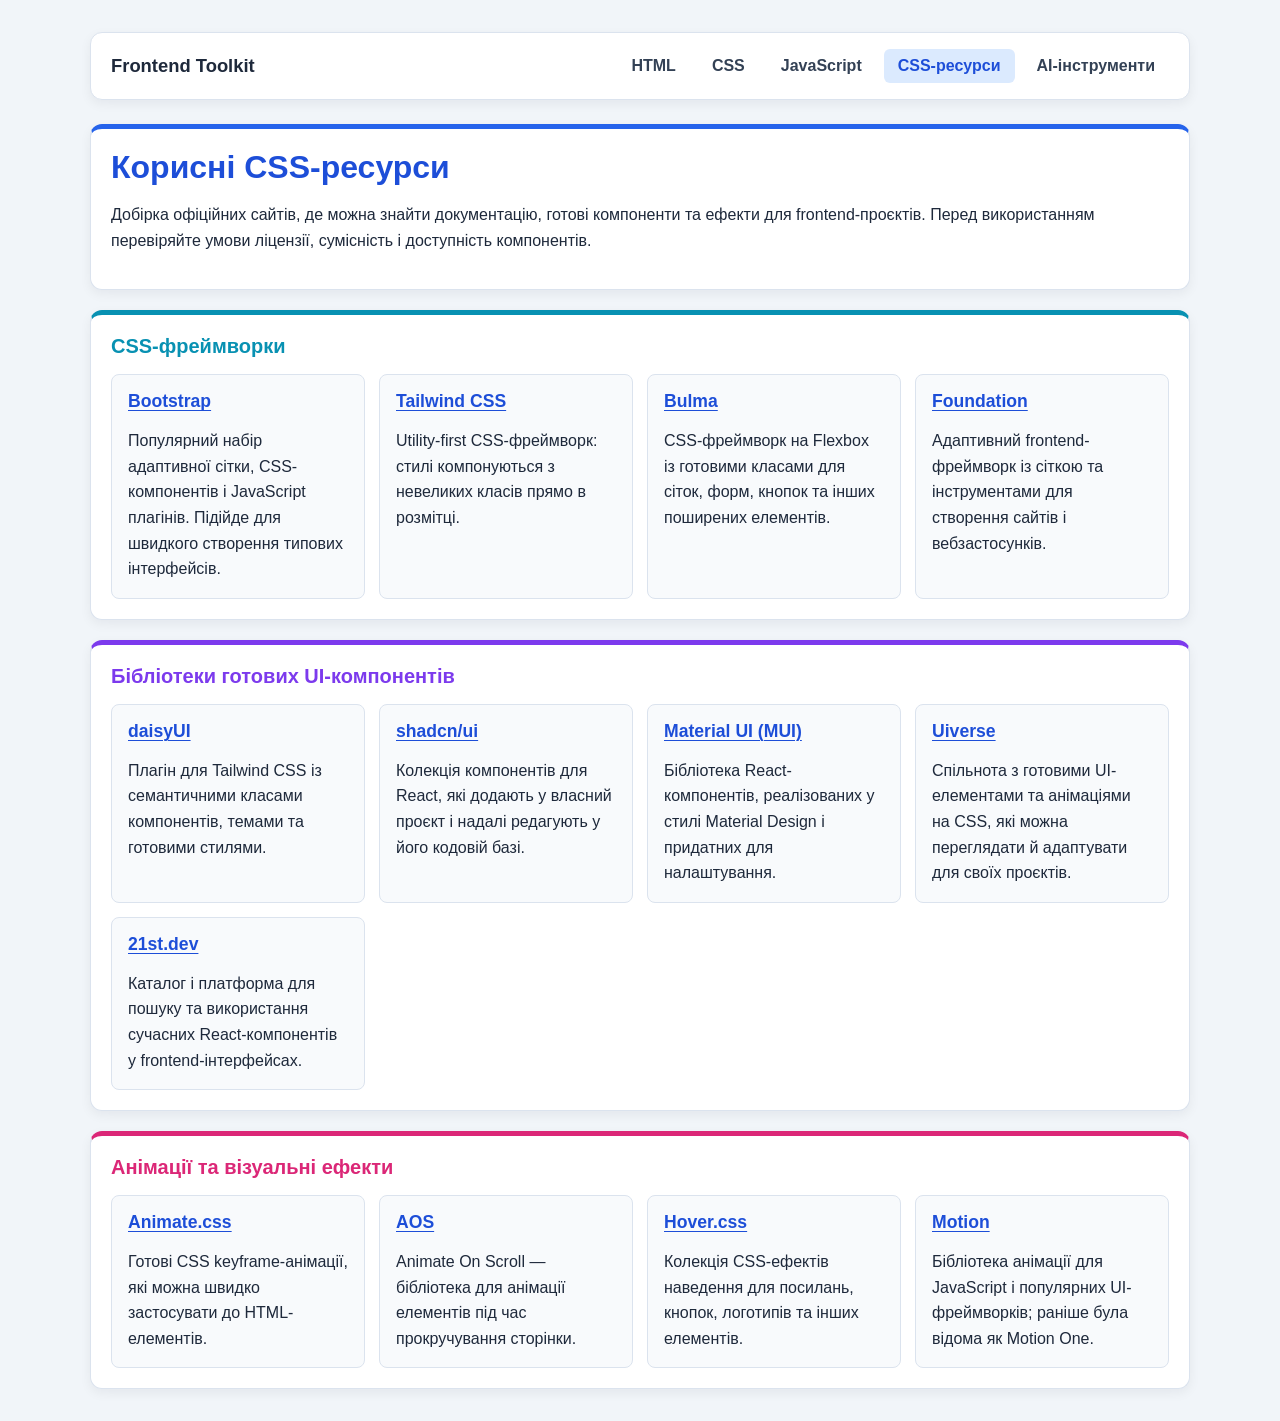
<file: resources.html>
<!doctype html>
<html lang="uk">
  <head>
    <meta charset="UTF-8" />
    <meta name="viewport" content="width=device-width, initial-scale=1.0" />
    <title>CSS-ресурси — фреймворки, компоненти й анімація</title>
    <meta
      name="description"
      content="Добірка CSS-фреймворків, бібліотек готових UI-компонентів і засобів анімації для frontend-розробки."
    />
    <meta property="og:title" content="Корисні CSS-ресурси" />
    <meta
      property="og:description"
      content="CSS-фреймворки, UI-компоненти та анімаційні бібліотеки в одному місці."
    />
    <meta property="og:type" content="website" />
    <link rel="icon" type="image/png" href="src/favicon.png" />
    <link rel="stylesheet" href="base.css" />
    <link rel="stylesheet" href="resources.css" />
  </head>
  <body>
    <div class="container">
      <header class="site-header">
        <a class="site-brand" href="index.html">Frontend Toolkit</a>
        <nav class="site-nav" aria-label="Головна навігація">
          <a href="index.html">HTML</a>
          <a href="css.html">CSS</a>
          <a href="js.html">JavaScript</a>
          <a href="resources.html" aria-current="page">CSS-ресурси</a>
          <a href="ai-tools.html">AI-інструменти</a>
        </nav>
      </header>

      <main class="lessons resource-lessons">
        <section class="lesson-resources-intro">
          <h1>Корисні CSS-ресурси</h1>
          <p>
            Добірка офіційних сайтів, де можна знайти документацію, готові
            компоненти та ефекти для frontend-проєктів. Перед використанням
            перевіряйте умови ліцензії, сумісність і доступність компонентів.
          </p>
        </section>

        <section class="lesson-resources-frameworks">
          <h2>CSS-фреймворки</h2>
          <div class="resource-grid">
            <article class="resource-card">
              <h3><a href="https://getbootstrap.com/" target="_blank" rel="noopener noreferrer">Bootstrap</a></h3>
              <p>
                Популярний набір адаптивної сітки, CSS-компонентів і JavaScript
                плагінів. Підійде для швидкого створення типових інтерфейсів.
              </p>
            </article>
            <article class="resource-card">
              <h3><a href="https://tailwindcss.com/" target="_blank" rel="noopener noreferrer">Tailwind CSS</a></h3>
              <p>
                Utility-first CSS-фреймворк: стилі компонуються з невеликих
                класів прямо в розмітці.
              </p>
            </article>
            <article class="resource-card">
              <h3><a href="https://bulma.io/" target="_blank" rel="noopener noreferrer">Bulma</a></h3>
              <p>
                CSS-фреймворк на Flexbox із готовими класами для сіток, форм,
                кнопок та інших поширених елементів.
              </p>
            </article>
            <article class="resource-card">
              <h3><a href="https://get.foundation/" target="_blank" rel="noopener noreferrer">Foundation</a></h3>
              <p>
                Адаптивний frontend-фреймворк із сіткою та інструментами для
                створення сайтів і вебзастосунків.
              </p>
            </article>
          </div>
        </section>

        <section class="lesson-resources-components">
          <h2>Бібліотеки готових UI-компонентів</h2>
          <div class="resource-grid">
            <article class="resource-card">
              <h3><a href="https://daisyui.com/" target="_blank" rel="noopener noreferrer">daisyUI</a></h3>
              <p>
                Плагін для Tailwind CSS із семантичними класами компонентів,
                темами та готовими стилями.
              </p>
            </article>
            <article class="resource-card">
              <h3><a href="https://ui.shadcn.com/" target="_blank" rel="noopener noreferrer">shadcn/ui</a></h3>
              <p>
                Колекція компонентів для React, які додають у власний проєкт і
                надалі редагують у його кодовій базі.
              </p>
            </article>
            <article class="resource-card">
              <h3><a href="https://mui.com/material-ui/" target="_blank" rel="noopener noreferrer">Material UI (MUI)</a></h3>
              <p>
                Бібліотека React-компонентів, реалізованих у стилі Material
                Design і придатних для налаштування.
              </p>
            </article>
            <article class="resource-card">
              <h3><a href="https://uiverse.io/" target="_blank" rel="noopener noreferrer">Uiverse</a></h3>
              <p>
                Спільнота з готовими UI-елементами та анімаціями на CSS, які
                можна переглядати й адаптувати для своїх проєктів.
              </p>
            </article>
            <article class="resource-card">
              <h3><a href="https://21st.dev/" target="_blank" rel="noopener noreferrer">21st.dev</a></h3>
              <p>
                Каталог і платформа для пошуку та використання сучасних
                React-компонентів у frontend-інтерфейсах.
              </p>
            </article>
          </div>
        </section>

        <section class="lesson-resources-animation">
          <h2>Анімації та візуальні ефекти</h2>
          <div class="resource-grid">
            <article class="resource-card">
              <h3><a href="https://animate.style/" target="_blank" rel="noopener noreferrer">Animate.css</a></h3>
              <p>
                Готові CSS keyframe-анімації, які можна швидко застосувати до
                HTML-елементів.
              </p>
            </article>
            <article class="resource-card">
              <h3><a href="https://michalsnik.github.io/aos/" target="_blank" rel="noopener noreferrer">AOS</a></h3>
              <p>
                Animate On Scroll — бібліотека для анімації елементів під час
                прокручування сторінки.
              </p>
            </article>
            <article class="resource-card">
              <h3><a href="https://ianlunn.github.io/Hover/" target="_blank" rel="noopener noreferrer">Hover.css</a></h3>
              <p>
                Колекція CSS-ефектів наведення для посилань, кнопок, логотипів
                та інших елементів.
              </p>
            </article>
            <article class="resource-card">
              <h3><a href="https://motion.dev/" target="_blank" rel="noopener noreferrer">Motion</a></h3>
              <p>
                Бібліотека анімації для JavaScript і популярних UI-фреймворків;
                раніше була відома як Motion One.
              </p>
            </article>
          </div>
        </section>
      </main>
    </div>
  </body>
</html>
</file>
<file: base.css>
* {
  box-sizing: border-box;
}

body {
  margin: 0;
  padding: 32px 16px;
  background: #f1f5f9;
  color: #1e293b;
  font-family: Arial, sans-serif;
}

.container {
  width: min(100%, 1100px);
  margin: 0 auto;
}

.site-header {
  display: flex;
  align-items: center;
  justify-content: space-between;
  gap: 20px;
  margin-bottom: 24px;
  padding: 16px 20px;
  background: #fff;
  border: 1px solid #dbe3ee;
  border-radius: 12px;
  box-shadow: 0 4px 12px rgb(15 23 42 / 6%);
}

.site-brand {
  color: #1e293b;
  font-size: 1.15rem;
  font-weight: 700;
  text-decoration: none;
}

.site-nav {
  display: flex;
  flex-wrap: wrap;
  gap: 8px;
}

.site-nav a {
  padding: 8px 14px;
  color: #334155;
  border-radius: 6px;
  font-weight: 700;
  text-decoration: none;
}

.site-nav a:hover,
.site-nav a:focus-visible,
.site-nav a[aria-current="page"] {
  background: #dbeafe;
  color: #1d4ed8;
}

.lessons {
  display: flex;
  flex-direction: column;
  gap: 20px;
  width: 100%;
}

.lessons > [class^="lesson-"] {
  width: 100%;
  min-width: 0;
  padding: 20px;
  overflow-wrap: anywhere;
  background: #fff;
  border: 1px solid #dbe3ee;
  border-top: 5px solid var(--lesson-accent);
  border-radius: 12px;
  box-shadow: 0 4px 12px rgb(15 23 42 / 6%);
}

.lessons h2 {
  margin: 0 0 16px;
  color: var(--lesson-accent, #2563eb);
  font-size: 1.25rem;
}

.lessons p {
  line-height: 1.6;
}

.lessons pre {
  max-width: 100%;
  padding: 12px;
  overflow-x: auto;
  background: #f1f5f9;
  border-radius: 6px;
}

.lessons table {
  width: 100%;
  border-collapse: collapse;
}

.lessons th,
.lessons td {
  padding: 8px;
  border: 1px solid #cbd5e1;
  text-align: left;
}

.lessons img,
.lessons video {
  max-width: 100%;
}

.lessons iframe {
  display: block;
  width: 100%;
  border: 1px solid #dbe3ee;
  border-radius: 6px;
}

.lessons audio {
  display: block;
  max-width: 100%;
  margin: 12px 0;
}

.lessons video {
  display: block;
  margin-top: 12px;
  background: #e0e7ff;
}

.lessons form {
  display: grid;
  gap: 10px;
  max-width: 420px;
}

.lessons input,
.lessons textarea,
.lessons button {
  max-width: 100%;
  padding: 10px 12px;
  border: 1px solid #cbd5e1;
  border-radius: 6px;
  font: inherit;
}

.lessons textarea {
  width: 100%;
  resize: vertical;
}

.lessons input[type="checkbox"],
.lessons input[type="radio"] {
  width: auto;
  padding: 0;
  accent-color: #2563eb;
}

.lessons .choice-label {
  display: flex;
  align-items: center;
  gap: 8px;
}

.lessons fieldset {
  display: grid;
  gap: 10px;
  padding: 12px;
  border: 1px solid #cbd5e1;
  border-radius: 6px;
}

.lessons button {
  width: fit-content;
  background: #f8fafc;
  cursor: pointer;
}

.lessons button:disabled {
  cursor: not-allowed;
  opacity: 0.6;
}

@media (max-width: 480px) {
  body {
    padding: 20px 12px;
  }

  .site-header {
    align-items: flex-start;
    flex-direction: column;
    gap: 12px;
    margin-bottom: 16px;
    padding: 16px;
  }

  .lessons {
    gap: 14px;
  }

  .lessons > [class^="lesson-"] {
    padding: 16px;
  }
}
</file>
<file: html.css>
.lesson-text { --lesson-accent: #2563eb; }
.lesson-links { --lesson-accent: #7c3aed; }
.lesson-image { --lesson-accent: #0891b2; }
.lesson-page-parametr { --lesson-accent: #64748b; }
.lesson-tables { --lesson-accent: #16a34a; }
.lesson-button { --lesson-accent: #ea580c; }
.lesson-iframes { --lesson-accent: #db2777; }
.lesson-js { --lesson-accent: #ca8a04; }
.lesson-head { --lesson-accent: #475569; }
.lesson-responsive { --lesson-accent: #0d9488; }
.lesson-form { --lesson-accent: #dc2626; }
.lesson-media { --lesson-accent: #4f46e5; }
</file>
<file: ai-tools.css>
.lesson-ai-intro { --lesson-accent: #a16207; }
.lesson-ai-code { --lesson-accent: #2563eb; }
.lesson-ai-design { --lesson-accent: #7c3aed; }
.lesson-ai-images { --lesson-accent: #db2777; }
.lesson-ai-video { --lesson-accent: #ea580c; }
.lesson-ai-backend { --lesson-accent: #16a34a; }
.lesson-ai-api { --lesson-accent: #0891b2; }

.ai-tool-lessons h1 {
  color: #a16207;
}

.ai-tool-grid {
  display: grid;
  grid-template-columns: repeat(auto-fit, minmax(min(100%, 240px), 1fr));
  gap: 14px;
}

.ai-tool-card {
  padding: 16px;
  background: #f8fafc;
  border: 1px solid #dbe3ee;
  border-radius: 8px;
}

.ai-tool-card h3 {
  margin: 0;
  font-size: 1.1rem;
}

.ai-tool-card h3 a {
  color: #1d4ed8;
  text-decoration-thickness: 1px;
  text-underline-offset: 3px;
}

.ai-tool-card h3 a:hover,
.ai-tool-card h3 a:focus-visible {
  color: #7c3aed;
}

.ai-tool-card p {
  margin-bottom: 0;
}
</file>
<file: css.css>
.css-lessons h1 {
  margin: 0 0 16px;
  color: #1d4ed8;
  font-size: clamp(1.6rem, 5vw, 2rem);
}

.lesson-css-selectors { --lesson-accent: #2563eb; }
.lesson-css-colors { --lesson-accent: #0f766e; }
.lesson-css-typography { --lesson-accent: #7c3aed; }
.lesson-css-box-model { --lesson-accent: #ea580c; }
.lesson-css-background { --lesson-accent: #db2777; }
.lesson-css-flex { --lesson-accent: #0891b2; }
.lesson-css-grid { --lesson-accent: #16a34a; }
.lesson-css-interaction { --lesson-accent: #ca8a04; }
.lesson-css-responsive { --lesson-accent: #4f46e5; }
.lesson-css-gallery { --lesson-accent: #0891b2; }
.lesson-css-dropdown { --lesson-accent: #7c3aed; }
.lesson-css-navbar { --lesson-accent: #2563eb; }
.lesson-css-z-index { --lesson-accent: #db2777; }
.lesson-css-tables { --lesson-accent: #16a34a; }
.lesson-css-position { --lesson-accent: #ea580c; }

.css-lessons .demo-note {
  color: #1d4ed8;
}

.css-lessons .demo-note strong {
  text-decoration: underline;
}

.css-lessons .color-demo {
  padding: 16px;
  color: #fff;
  background-color: #0f766e;
  border-radius: 6px;
}

.css-lessons .type-demo {
  font-family: Georgia, serif;
  font-size: 1.4rem;
  line-height: 1.6;
}

.css-lessons .box-demo {
  margin: 12px 0;
  padding: 16px;
  border: 3px solid #7c3aed;
}

.css-lessons .card-demo {
  padding: 20px;
  border: 1px solid #cbd5e1;
  border-radius: 12px;
  box-shadow: 0 6px 16px rgb(15 23 42 / 12%);
}

.css-lessons .flex-demo {
  display: flex;
  flex-wrap: wrap;
  gap: 12px;
}

.css-lessons .flex-demo span,
.css-lessons .grid-demo span {
  padding: 12px;
  background: #e0f2fe;
  border-radius: 6px;
}

.css-lessons .grid-demo {
  display: grid;
  grid-template-columns: repeat(3, minmax(0, 1fr));
  gap: 12px;
}

.css-lessons .interactive-demo {
  width: auto;
  transition: background-color 160ms ease, color 160ms ease;
}

.css-lessons .interactive-demo:hover {
  background-color: #1d4ed8;
  color: #fff;
}

.css-lessons .interactive-demo:focus-visible {
  outline: 3px solid #93c5fd;
  outline-offset: 3px;
}

.css-lessons .responsive-demo {
  padding: 20px;
  background: #eef2ff;
  border-radius: 8px;
}

.css-lessons .image-gallery {
  display: grid;
  grid-template-columns: repeat(4, minmax(0, 1fr));
  gap: 12px;
}

.css-lessons .image-gallery figure {
  min-width: 0;
  margin: 0;
}

.css-lessons .gallery-item--wide {
  grid-column: span 2;
}

.css-lessons .image-gallery img {
  display: block;
  width: 100%;
  object-fit: cover;
  border-radius: 8px;
}

.css-lessons .gallery-image--wide {
  aspect-ratio: 16 / 9;
}

.css-lessons .gallery-image--portrait {
  aspect-ratio: 3 / 4;
}

.css-lessons .gallery-image--square {
  aspect-ratio: 1;
}

.css-lessons .image-gallery figcaption {
  padding-top: 6px;
  color: #475569;
  font-size: 0.9rem;
}

.css-lessons .dropdown {
  position: relative;
  width: fit-content;
  min-width: 200px;
}

.css-lessons .dropdown summary {
  padding: 10px 12px;
  background: #f8fafc;
  border: 1px solid #cbd5e1;
  border-radius: 6px;
  cursor: pointer;
}

.css-lessons .dropdown-menu {
  display: none;
  gap: 4px;
  padding: 6px;
  background: #fff;
  border: 1px solid #cbd5e1;
  border-radius: 6px;
  box-shadow: 0 6px 16px rgb(15 23 42 / 12%);
}

.css-lessons .dropdown[open] .dropdown-menu {
  display: grid;
}

.css-lessons .dropdown-menu a {
  padding: 8px;
  color: #1e293b;
  border-radius: 4px;
  text-decoration: none;
}

.css-lessons .dropdown-menu a:hover,
.css-lessons .dropdown-menu a:focus-visible {
  background: #dbeafe;
}

.css-lessons .demo-navbar {
  display: flex;
  flex-wrap: wrap;
  justify-content: space-between;
  gap: 8px;
  padding: 10px;
  background: #1e293b;
  border-radius: 8px;
}

.css-lessons .demo-navbar a {
  padding: 8px 12px;
  color: #fff;
  border-radius: 5px;
  text-decoration: none;
}

.css-lessons .demo-navbar a:hover,
.css-lessons .demo-navbar a:focus-visible {
  background: #334155;
  outline-offset: 2px;
}

.css-lessons .z-index-demo {
  position: relative;
  min-height: 150px;
  isolation: isolate;
}

.css-lessons .z-index-demo .layer {
  position: absolute;
  display: grid;
  width: min(220px, 60%);
  min-height: 90px;
  place-items: center;
  border: 2px solid #fff;
  border-radius: 8px;
  color: #fff;
  font-weight: 700;
}

.css-lessons .z-index-demo .layer-back {
  top: 10px;
  left: 10px;
  z-index: 1;
  background: #0891b2;
}

.css-lessons .z-index-demo .layer-front {
  top: 45px;
  left: 120px;
  z-index: 2;
  background: #db2777;
}

.css-lessons .styled-table {
  width: 100%;
  border-collapse: collapse;
}

.css-lessons .styled-table th {
  color: #fff;
  background: #166534;
}

.css-lessons .styled-table tbody tr:nth-child(even) {
  background: #eff6ff;
}

.css-lessons .position-demo {
  position: relative;
  min-height: 120px;
  padding: 24px 120px 24px 16px;
  background: #fff7ed;
  border: 2px solid #fdba74;
  border-radius: 8px;
}

.css-lessons .position-badge {
  position: absolute;
  top: 12px;
  right: 12px;
  padding: 6px 10px;
  color: #fff;
  background: #c2410c;
  border-radius: 999px;
  font-size: 0.85rem;
  font-weight: 700;
}

@media (max-width: 600px) {
  .css-lessons .image-gallery {
    grid-template-columns: repeat(2, minmax(0, 1fr));
  }

  .css-lessons .responsive-demo {
    padding: 12px;
    font-size: 0.9rem;
  }

  .css-lessons .grid-demo {
    grid-template-columns: 1fr;
  }

  .css-lessons .z-index-demo .layer-front {
    left: 25%;
  }

  .css-lessons .position-demo {
    padding-right: 16px;
    padding-top: 52px;
  }
}

@media (max-width: 380px) {
  .css-lessons .image-gallery {
    grid-template-columns: 1fr;
  }

  .css-lessons .gallery-item--wide {
    grid-column: auto;
  }
}
</file>
<file: resources.css>
.resource-lessons h1,
.ai-tool-lessons h1 {
  margin: 0 0 16px;
  color: #1d4ed8;
  font-size: clamp(1.6rem, 5vw, 2rem);
}

.lesson-resources-intro { --lesson-accent: #2563eb; }
.lesson-resources-frameworks { --lesson-accent: #0891b2; }
.lesson-resources-components { --lesson-accent: #7c3aed; }
.lesson-resources-animation { --lesson-accent: #db2777; }

.resource-grid {
  display: grid;
  grid-template-columns: repeat(auto-fit, minmax(min(100%, 240px), 1fr));
  gap: 14px;
}

.resource-card {
  padding: 16px;
  background: #f8fafc;
  border: 1px solid #dbe3ee;
  border-radius: 8px;
}

.resource-card h3 {
  margin: 0;
  font-size: 1.1rem;
}

.resource-card h3 a {
  color: #1d4ed8;
  text-decoration-thickness: 1px;
  text-underline-offset: 3px;
}

.resource-card h3 a:hover,
.resource-card h3 a:focus-visible {
  color: #7c3aed;
}

.resource-card p {
  margin-bottom: 0;
}
</file>
